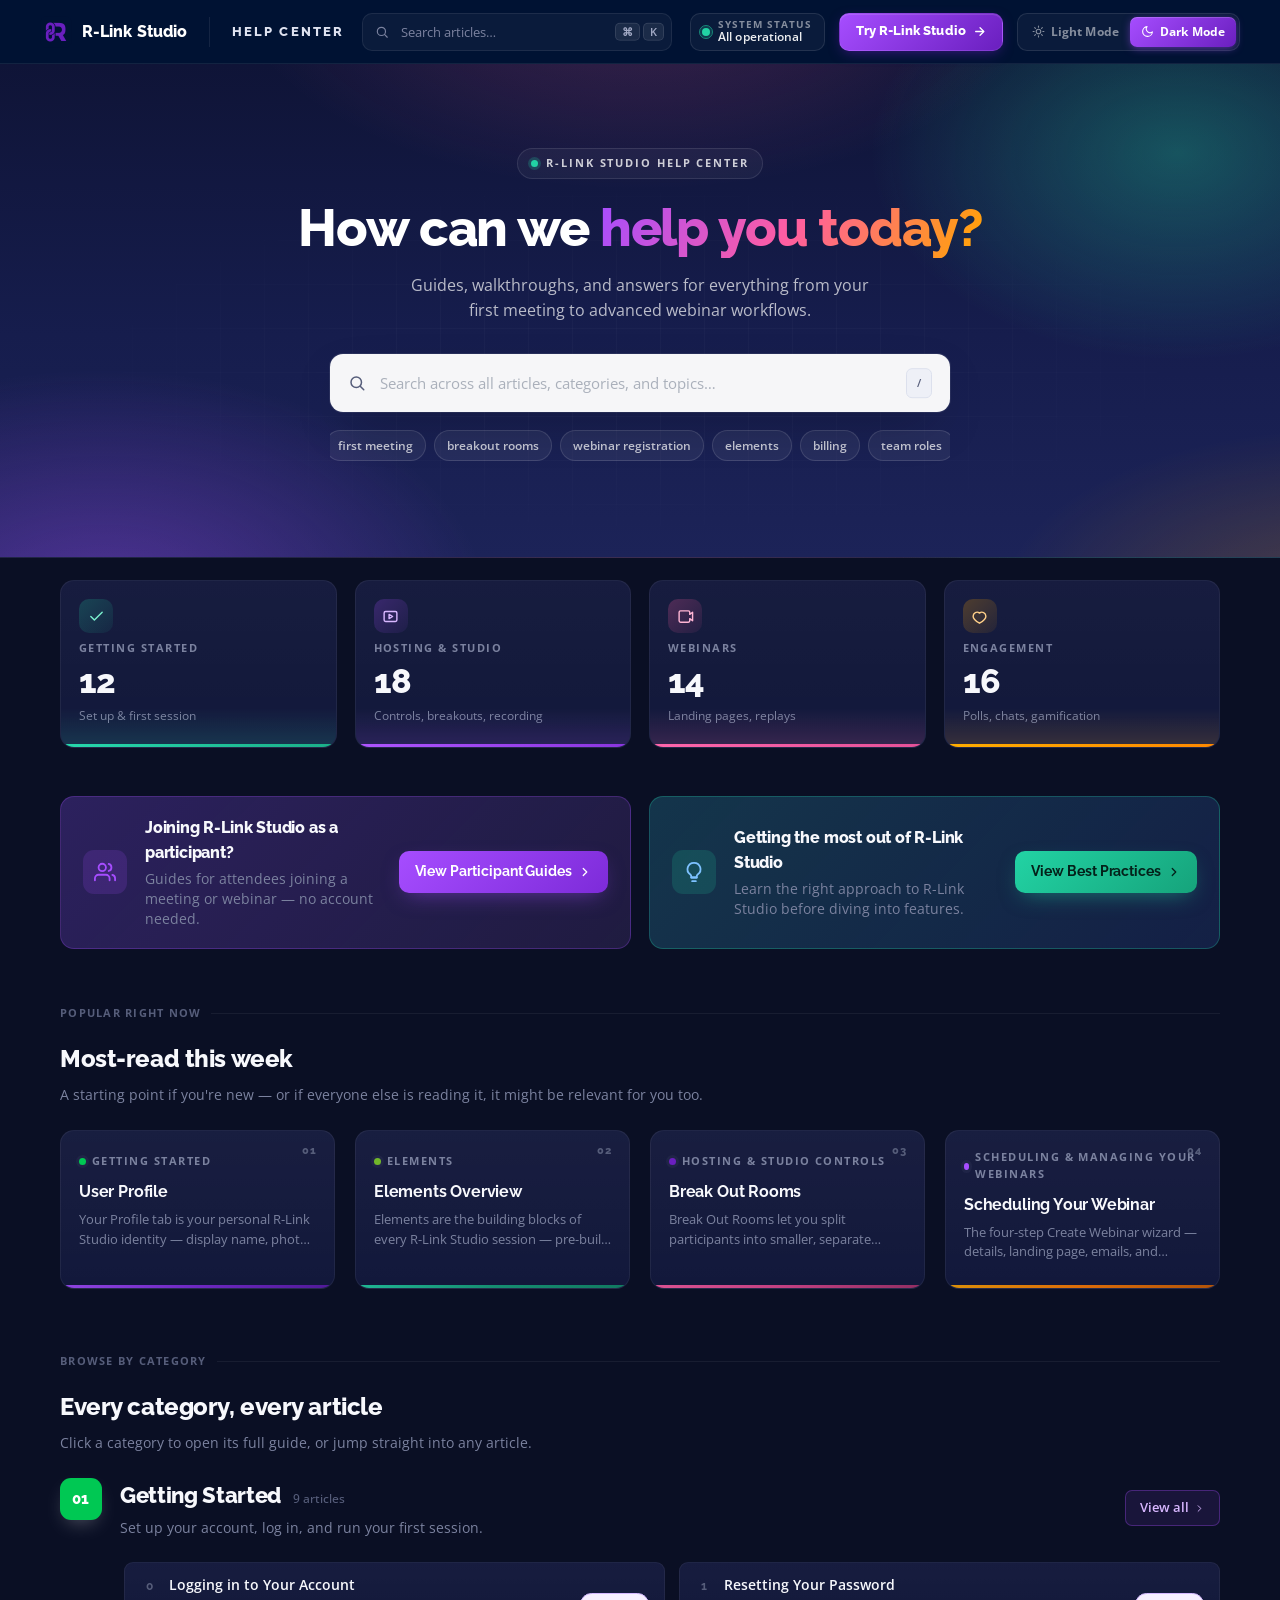
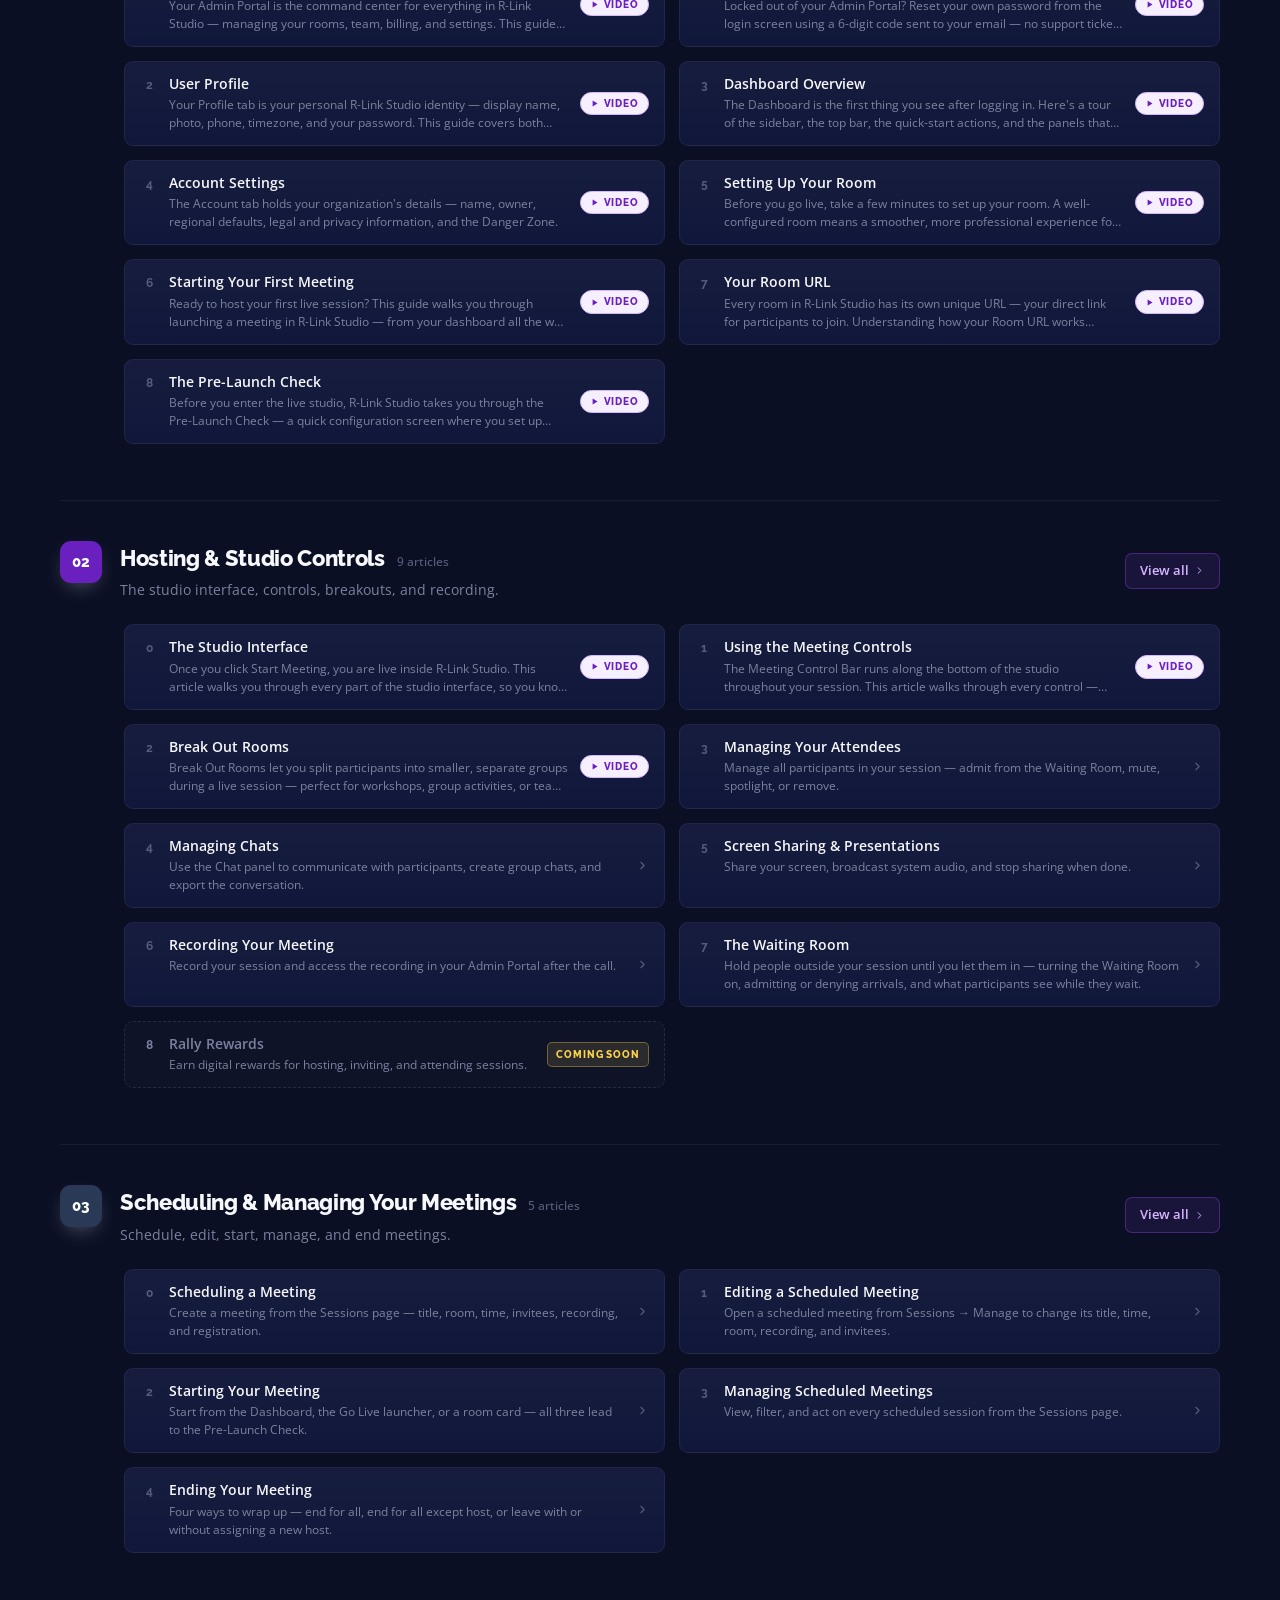
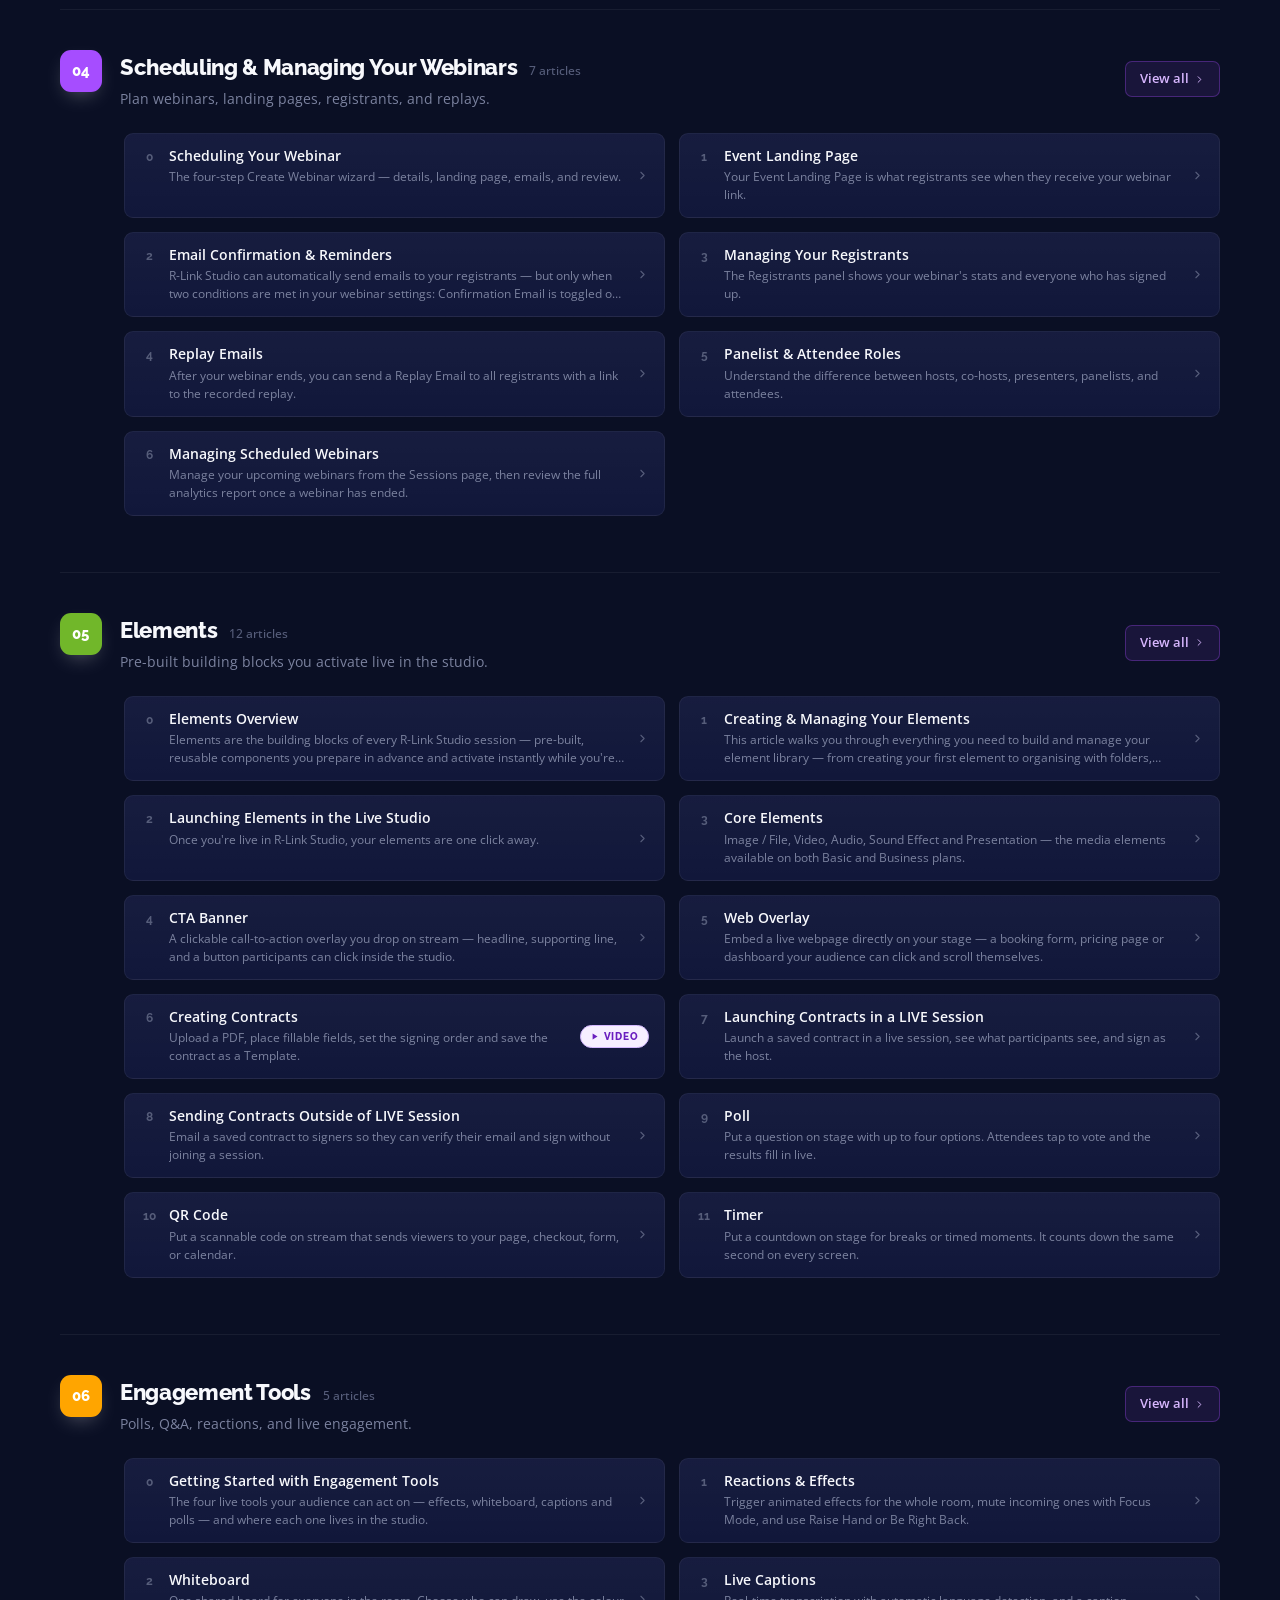
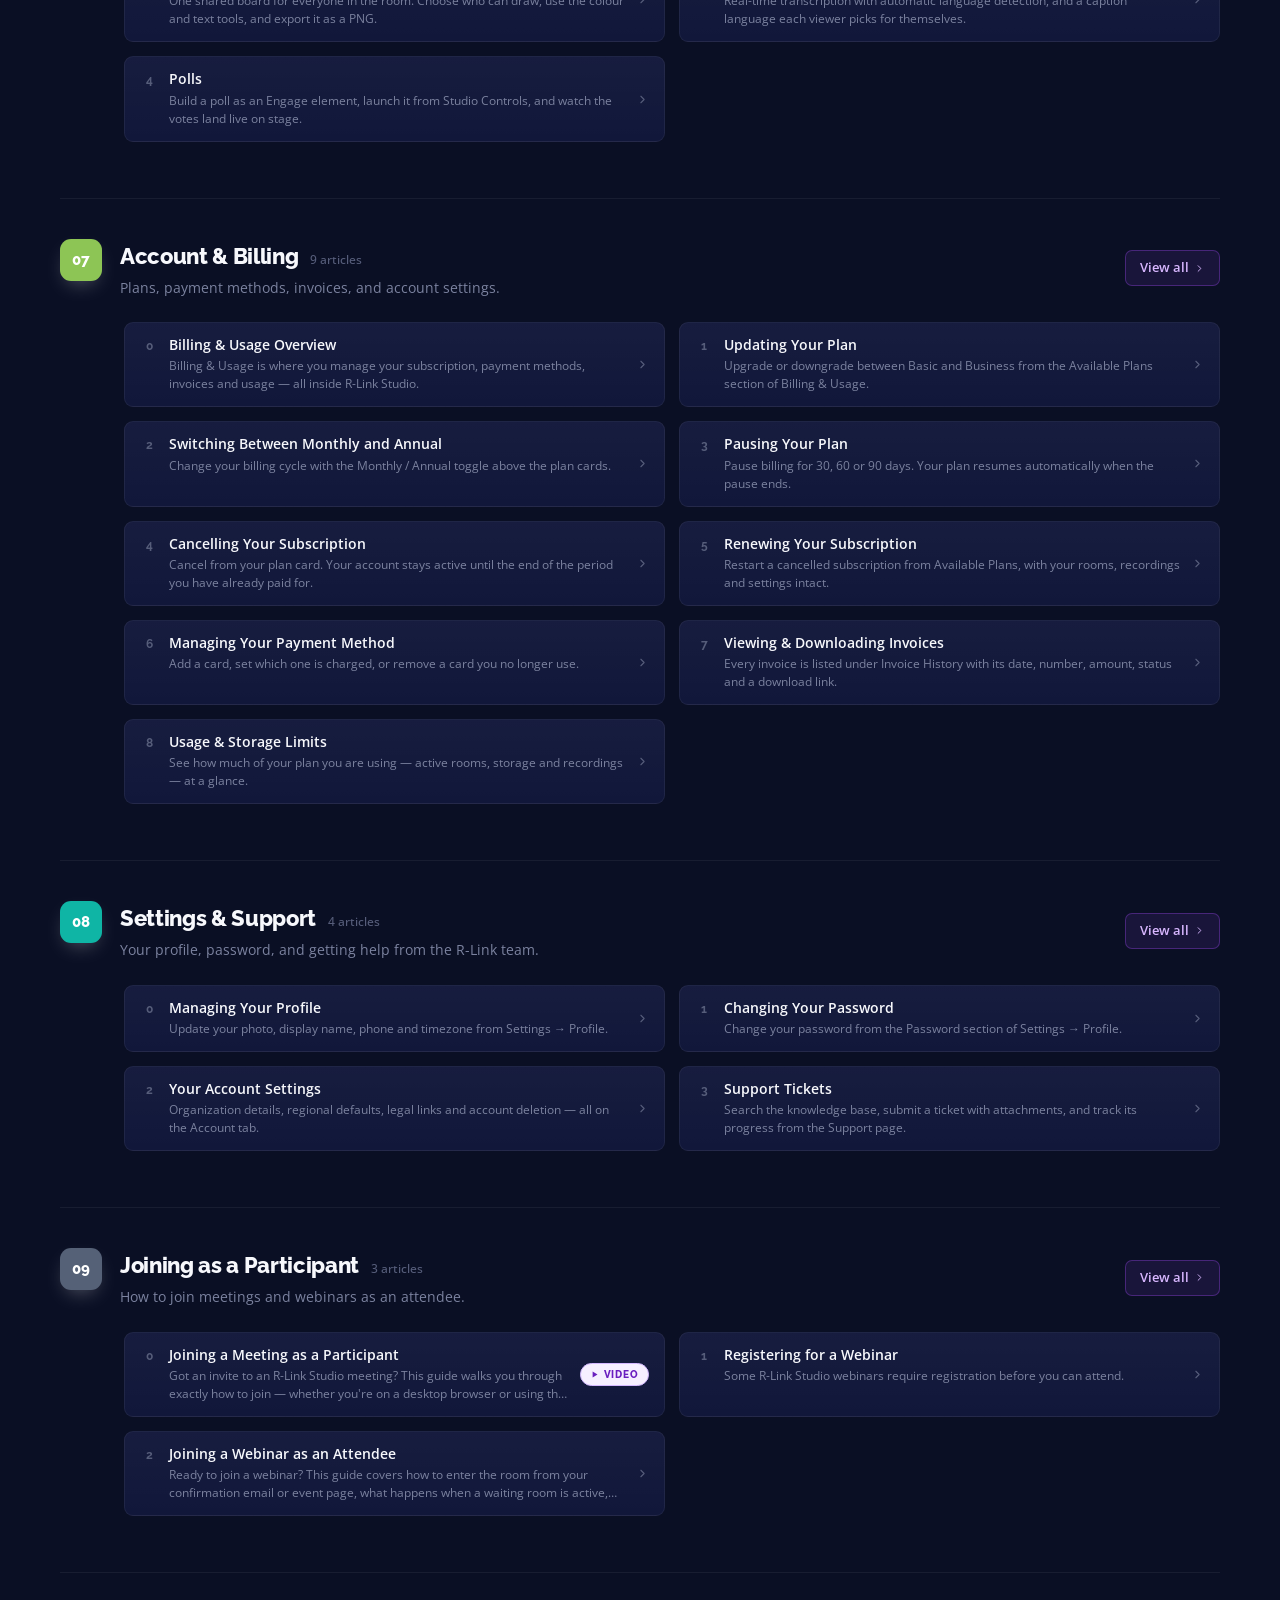
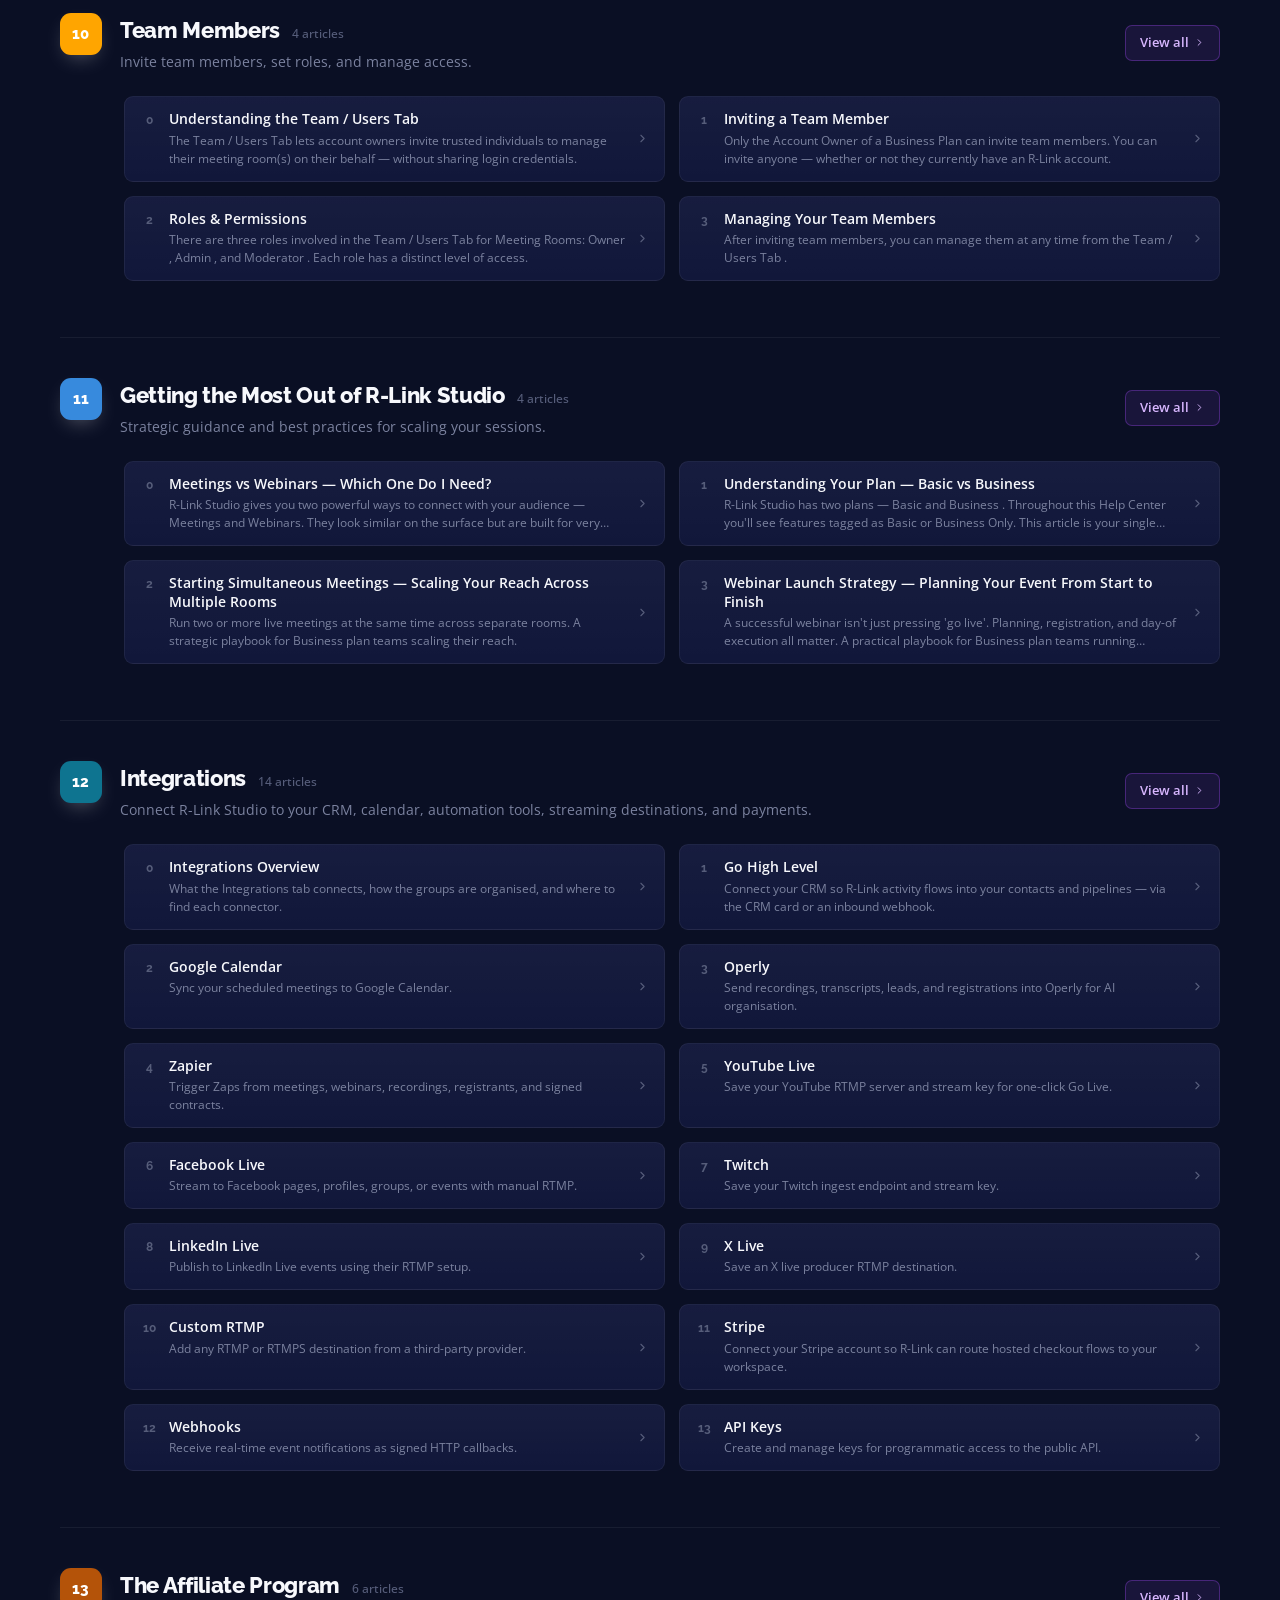
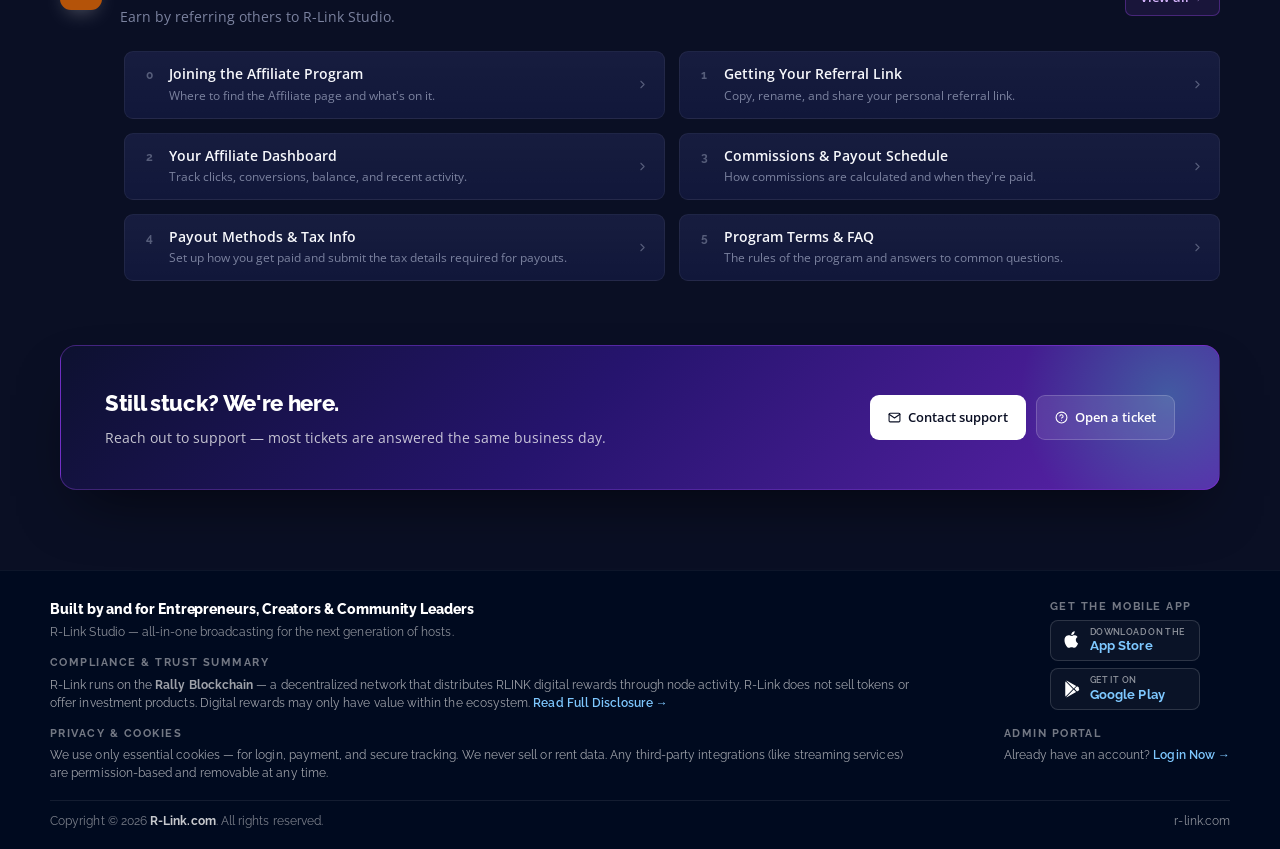
<file: index.html>
<!DOCTYPE html>
<html lang="en" data-theme="dark">
<head>
<meta charset="UTF-8"/>
<meta name="viewport" content="width=device-width, initial-scale=1.0"/>
<title>R-Link Studio Help Center</title>


<meta name="description" content="Find guides, tutorials, and answers for R-Link Studio — the all-in-one platform for meetings and webinars."/>
<link rel="preconnect" href="https://fonts.googleapis.com"/>
<link rel="preconnect" href="https://fonts.gstatic.com" crossorigin/>
<link href="https://fonts.googleapis.com/css2?family=Raleway:wght@400;500;600;700;800;900&family=Open+Sans:wght@400;500;600;700;800&family=Lora:ital,wght@0,400;0,600;1,400&display=swap" rel="stylesheet"/>
<script>
// Apply theme before paint to avoid flash (dark by default — matches R-Link Studio)
(function(){
  try { var t = localStorage.getItem('hc-theme'); if (t === 'light') document.documentElement.setAttribute('data-theme','light'); } catch(e){}
})();
</script>
<style>
/* ============================================================
   THEME TOKENS — light + dark
   ============================================================ */
:root{
  --bg:#ffffff; --bg-soft:#f9fafb; --bg-soft2:#f3f4f6;
  --nav-bg:#001233;
  --bd:#d5d8dd; --bd-soft:#eef0f3; --bd-strong:#aab0bb;
  --t-1:#001233; --t-2:#2a3955; --t-3:#556177; --t-4:#808999; --t-5:#aab0bb; --t-6:#d5d8dd;
  --pu:#6a1fbf; --pu-bg:#f6efff; --pu-bd:#d4b8ff;
  --shadow-sm:0 1px 2px rgba(0,0,0,.05);
  --shadow-md:0 4px 12px -2px rgba(0,0,0,.06);
  --shadow-lg:0 24px 60px -10px rgba(0,0,0,.45);
  --hl:#ffe6b8;
  --NH:50px;
}
:root[data-theme="dark"]{
  --bg:#001233; --bg-soft:#11142e; --bg-soft2:#181c3a;
  --nav-bg:#000a1f;
  --bd:#222654; --bd-soft:#181c3a; --bd-strong:#2e3372;
  --t-1:#f9fafb; --t-2:#e5e7eb; --t-3:#d1d5db; --t-4:#9ca3af; --t-5:#6b7280; --t-6:#4b5563;
  --pu:#a64dff; --pu-bg:#1a0a33; --pu-bd:#3d1f70;
  --shadow-sm:0 1px 2px rgba(0,0,0,.4);
  --shadow-md:0 4px 12px -2px rgba(0,0,0,.4);
  --shadow-lg:0 24px 60px -10px rgba(0,0,0,.7);
  --hl:#4a2e00;
}
*,*::before,*::after{box-sizing:border-box;margin:0;padding:0}
html{scroll-behavior:smooth}
body{font-family:'Open Sans',sans-serif;background:var(--bg);color:var(--t-2);line-height:1.6;font-size:14px;-webkit-font-smoothing:antialiased;transition:background .2s,color .2s}

/* NAV ============================================================ */
.nav{position:sticky;top:0;z-index:200;height:var(--NH);background:var(--nav-bg);display:flex;align-items:center;padding:0 20px;border-bottom:1px solid rgba(255,255,255,.07)}
.n-logo{display:flex;align-items:center;gap:9px;text-decoration:none;flex-shrink:0;margin-right:16px;color:#fff;font-family:'Raleway',sans-serif;font-weight:800;font-size:15px;letter-spacing:.01em}
.n-logo-img{height:26px;width:auto;display:block}
.n-logo-mark{width:24px;height:24px;border-radius:6px;background:linear-gradient(135deg,#a64dff,#ffa500);display:flex;align-items:center;justify-content:center;color:#fff;font-size:12px;font-weight:800}
.n-pipe{color:rgba(255,255,255,.2);margin:0 4px;font-size:13px}
.n-bc{display:flex;align-items:center;gap:5px;font-size:12.5px;color:rgba(255,255,255,.4);min-width:0}
.n-bc a{color:rgba(255,255,255,.55);text-decoration:none;transition:color .15s;white-space:nowrap}
.n-bc a:hover{color:#fff}
.n-bc-cur{color:rgba(255,255,255,.85);font-weight:500;white-space:nowrap;overflow:hidden;text-overflow:ellipsis}
.n-bc .sep{color:rgba(255,255,255,.25)}
.n-sp{flex:1}
.n-search-mini{position:relative;width:280px;max-width:32vw}
.n-search-mini input{width:100%;height:32px;background:rgba(255,255,255,.08);border:1px solid rgba(255,255,255,.12);border-radius:8px;padding:0 28px 0 32px;color:#fff;font-size:12.5px;font-family:inherit;outline:none;transition:all .15s}
.n-search-mini input::placeholder{color:rgba(255,255,255,.45)}
.n-search-mini input:focus{background:rgba(255,255,255,.14);border-color:rgba(255,255,255,.25)}
.n-search-mini svg{position:absolute;left:10px;top:50%;transform:translateY(-50%);width:13px;height:13px;stroke:rgba(255,255,255,.5);fill:none;stroke-width:2;stroke-linecap:round;stroke-linejoin:round;pointer-events:none}
.n-kbd{position:absolute;right:8px;top:50%;transform:translateY(-50%);font-size:10px;font-weight:600;color:rgba(255,255,255,.4);background:rgba(255,255,255,.08);border:1px solid rgba(255,255,255,.12);border-radius:4px;padding:2px 5px;font-family:'Open Sans',monospace;pointer-events:none}
.n-theme{margin-left:12px;flex-shrink:0;background:transparent;border:1px solid rgba(255,255,255,.14);border-radius:8px;width:32px;height:32px;display:flex;align-items:center;justify-content:center;cursor:pointer;color:rgba(255,255,255,.7);transition:all .15s}
.n-theme:hover{background:rgba(255,255,255,.08);color:#fff;border-color:rgba(255,255,255,.25)}
.n-theme svg{width:14px;height:14px;fill:none;stroke:currentColor;stroke-width:2;stroke-linecap:round;stroke-linejoin:round}
:root[data-theme="dark"] .n-theme .icon-sun{display:block}
:root[data-theme="dark"] .n-theme .icon-moon{display:none}
:root[data-theme="light"] .n-theme .icon-sun{display:none}
:root[data-theme="light"] .n-theme .icon-moon{display:block}

/* HUB VIEW ======================================================== */
#hub-view[hidden],#cat-view[hidden]{display:none !important}

.hero{position:relative;background:linear-gradient(180deg,#001233 0%,#1a2547 60%,#2a3955 100%);color:#fff;padding:80px 24px 110px}
.hero-mosaic{position:absolute;inset:0;opacity:.32;pointer-events:none;overflow:hidden}
.hero-mosaic .blob{position:absolute;border-radius:50%;filter:blur(60px)}
.hero-mosaic .b1{width:380px;height:380px;background:#6a1fbf;left:-80px;top:-80px}
.hero-mosaic .b2{width:340px;height:340px;background:#ffa500;right:5%;top:20%}
.hero-mosaic .b3{width:300px;height:300px;background:#556177;left:35%;bottom:-100px}
.hero-mosaic .b4{width:260px;height:260px;background:#00c853;right:25%;bottom:-60px;opacity:.7}
.hero-grid{position:absolute;inset:0;background-image:linear-gradient(rgba(255,255,255,.04) 1px,transparent 1px),linear-gradient(90deg,rgba(255,255,255,.04) 1px,transparent 1px);background-size:40px 40px;mask-image:radial-gradient(ellipse 60% 50% at 50% 60%,#000 30%,transparent 80%);-webkit-mask-image:radial-gradient(ellipse 60% 50% at 50% 60%,#000 30%,transparent 80%)}
.hero-inner{position:relative;max-width:920px;margin:0 auto;text-align:center}
.hero-eyebrow{display:inline-flex;align-items:center;gap:8px;font-size:11px;font-weight:700;letter-spacing:.14em;text-transform:uppercase;color:rgba(255,255,255,.6);margin-bottom:18px;padding:5px 14px;border-radius:100px;background:rgba(255,255,255,.06);border:1px solid rgba(255,255,255,.12)}
.hero-eyebrow-dot{width:6px;height:6px;border-radius:50%;background:#00c853;box-shadow:0 0 0 3px rgba(34,197,94,.25)}
.hero h1{font-family:'Raleway',sans-serif;font-weight:800;font-size:clamp(38px,6vw,64px);line-height:1.04;letter-spacing:-.025em;color:#fff;margin-bottom:18px}
.hero h1 .accent{background:linear-gradient(135deg,#a64dff 0%,#ffa500 60%,#ffb733 100%);-webkit-background-clip:text;background-clip:text;-webkit-text-fill-color:transparent}
.hero p.sub{font-size:17px;line-height:1.55;color:rgba(255,255,255,.7);max-width:600px;margin:0 auto 36px;font-weight:400}

.search-wrap{position:relative;max-width:640px;margin:0 auto}
.search-pill{position:relative;display:flex;align-items:center;background:#fff;border-radius:14px;box-shadow:0 20px 60px -10px rgba(0,0,0,.4),0 0 0 1px rgba(255,255,255,.08)}
.search-pill svg.s-ico{position:absolute;left:20px;width:20px;height:20px;stroke:#808999;fill:none;stroke-width:2;stroke-linecap:round;stroke-linejoin:round;pointer-events:none}
.search-pill input{flex:1;height:64px;padding:0 110px 0 56px;border:none;background:transparent;font-size:16.5px;font-family:inherit;color:#001233;outline:none;border-radius:14px}
.search-pill input::placeholder{color:#aab0bb}
.search-pill .s-kbd{position:absolute;right:18px;top:50%;transform:translateY(-50%);display:flex;align-items:center;gap:5px;font-size:11px;font-weight:600;color:#556177;background:#f3f4f6;border:1px solid #e5e7eb;border-radius:6px;padding:5px 10px;pointer-events:none}
.search-chips{display:flex;flex-wrap:wrap;justify-content:center;gap:8px;margin-top:18px}
.search-chip{font-size:12.5px;font-weight:500;color:rgba(255,255,255,.7);background:rgba(255,255,255,.08);border:1px solid rgba(255,255,255,.14);padding:5px 12px;border-radius:100px;cursor:pointer;transition:all .15s;font-family:inherit}
.search-chip:hover{background:rgba(255,255,255,.14);color:#fff;border-color:rgba(255,255,255,.25)}

/* SEARCH DROPDOWN (used in both hub and category views) */
.search-dd{position:absolute;background:var(--bg);color:var(--t-2);border:1px solid var(--bd);border-radius:12px;box-shadow:var(--shadow-lg);max-height:480px;overflow-y:auto;z-index:300;display:none}
.search-dd.open{display:block}
.search-dd-empty{padding:32px 24px;text-align:center;color:var(--t-5);font-size:13.5px}
.search-dd-section{padding:8px 0}
.search-dd-label{font-size:10px;font-weight:700;letter-spacing:.1em;text-transform:uppercase;color:var(--t-5);padding:10px 20px 6px}
.search-dd-item{display:flex;align-items:flex-start;gap:12px;padding:10px 20px;text-decoration:none;color:var(--t-2);transition:background .12s;cursor:pointer;border:none;background:none;width:100%;text-align:left;font-family:inherit}
.search-dd-item:hover,.search-dd-item.active{background:var(--bg-soft)}
.search-dd-cdot{width:8px;height:8px;border-radius:50%;flex-shrink:0;margin-top:6px}
.search-dd-body{flex:1;min-width:0}
.search-dd-title{font-size:13.5px;font-weight:600;color:var(--t-1);margin-bottom:2px;white-space:nowrap;overflow:hidden;text-overflow:ellipsis}
.search-dd-meta{font-size:11.5px;color:var(--t-4);display:flex;align-items:center;gap:6px;white-space:nowrap;overflow:hidden;text-overflow:ellipsis}
.search-dd-meta .sep{opacity:.5}
.search-dd-snippet{font-size:11.5px;color:var(--t-4);margin-top:3px;line-height:1.45;display:-webkit-box;-webkit-line-clamp:2;-webkit-box-orient:vertical;overflow:hidden}
.search-dd-arrow{stroke:var(--t-6);width:14px;height:14px;flex-shrink:0;align-self:center;fill:none;stroke-width:2;stroke-linecap:round;stroke-linejoin:round;transition:stroke .12s,transform .12s}
.search-dd-item:hover .search-dd-arrow{stroke:var(--pu);transform:translateX(2px)}
.search-dd-foot{padding:10px 20px;border-top:1px solid var(--bd-soft);font-size:11.5px;color:var(--t-4);background:var(--bg-soft);border-radius:0 0 12px 12px;display:flex;justify-content:space-between;align-items:center}
.search-dd-foot kbd{font-size:10px;font-weight:600;color:var(--t-3);background:var(--bg);border:1px solid var(--bd);border-radius:4px;padding:2px 6px;margin:0 2px}
.search-dd mark{background:var(--hl);color:inherit;padding:0 2px;border-radius:2px}
:root[data-theme="dark"] .search-dd mark{color:#ffa500}

/* HUB CONTENT */
.wrap{max-width:1180px;margin:0 auto;padding:60px 24px 80px}
.section-label{font-size:10.5px;font-weight:700;letter-spacing:.12em;text-transform:uppercase;color:var(--t-5);margin-bottom:18px;display:flex;align-items:center;gap:10px}
.section-label::after{content:'';flex:1;height:1px;background:var(--bd-soft)}
.section-h{font-family:'Raleway',sans-serif;font-weight:800;font-size:26px;color:var(--t-1);letter-spacing:-.018em;margin-bottom:6px}
.section-sub{font-size:14px;color:var(--t-4);margin-bottom:24px}

.popular-grid{display:grid;grid-template-columns:repeat(4,1fr);gap:14px;margin-bottom:64px}
.pop-card{display:block;text-decoration:none;color:inherit;background:var(--bg);border:1px solid var(--bd);border-radius:11px;padding:18px;transition:all .15s;position:relative;overflow:hidden}
.pop-card:hover{border-color:var(--bd-strong);transform:translateY(-2px);box-shadow:var(--shadow-md)}
.pop-card .pop-cat{display:inline-flex;align-items:center;gap:6px;font-size:11px;font-weight:600;color:var(--t-4);margin-bottom:10px}
.pop-card .pop-cat-dot{width:7px;height:7px;border-radius:50%}
.pop-card h4{font-family:'Raleway',sans-serif;font-weight:700;font-size:14.5px;color:var(--t-1);line-height:1.35;margin-bottom:6px;letter-spacing:-.01em}
.pop-card p{font-size:12.5px;color:var(--t-4);line-height:1.55;display:-webkit-box;-webkit-line-clamp:2;-webkit-box-orient:vertical;overflow:hidden}
.pop-card .pop-rank{position:absolute;top:14px;right:14px;font-family:'Raleway',sans-serif;font-weight:800;font-size:30px;color:var(--bd-soft);line-height:1;letter-spacing:-.04em}

.cat-section{margin-top:64px}
.cat-block{margin-bottom:48px;border-top:1px solid var(--bd-soft);padding-top:32px}
.cat-block:first-of-type{border-top:none;padding-top:0}
.cat-head{display:flex;align-items:flex-start;gap:18px;margin-bottom:20px}
.cat-num{width:42px;height:42px;border-radius:11px;flex-shrink:0;display:flex;align-items:center;justify-content:center;font-family:'Raleway',sans-serif;font-weight:800;font-size:15px;color:#fff;letter-spacing:.02em}
.cat-head-body{flex:1;min-width:0}
.cat-head-row{display:flex;align-items:baseline;gap:12px;flex-wrap:wrap;margin-bottom:4px}
.cat-name{font-family:'Raleway',sans-serif;font-weight:800;font-size:22px;color:var(--t-1);letter-spacing:-.015em}
.cat-count{font-size:12px;color:var(--t-5);font-weight:500}
.cat-soon-pill{font-size:9.5px;font-weight:700;letter-spacing:.08em;text-transform:uppercase;color:var(--t-4);background:var(--bg-soft2);border-radius:100px;padding:3px 10px}
.cat-blurb{font-size:13.5px;color:var(--t-4);line-height:1.5}
.cat-cta{margin-left:auto;flex-shrink:0;align-self:center;display:inline-flex;align-items:center;gap:5px;font-size:12.5px;font-weight:600;color:var(--pu);text-decoration:none;padding:7px 14px;border:1px solid var(--pu-bd);border-radius:7px;background:var(--bg);transition:all .15s;white-space:nowrap;cursor:pointer;font-family:inherit}
.cat-cta:hover{background:var(--pu-bg)}
.cat-cta svg{width:11px;height:11px;stroke:currentColor;fill:none;stroke-width:2;stroke-linecap:round;stroke-linejoin:round}

.art-grid{display:grid;grid-template-columns:repeat(2,1fr);gap:10px;margin-left:60px}
.art-card{display:flex;align-items:flex-start;gap:11px;padding:13px 15px;text-decoration:none;color:inherit;border:1px solid var(--bd);border-radius:9px;background:var(--bg);transition:all .12s;cursor:pointer;font-family:inherit;text-align:left;width:100%}
.art-card:hover{border-color:var(--bd-strong);background:var(--bg-soft)}
.art-letter{font-family:'Raleway',sans-serif;font-weight:700;font-size:12px;color:var(--t-5);width:18px;flex-shrink:0;text-align:center;margin-top:1px;text-transform:uppercase}
.art-body{flex:1;min-width:0}
.art-title{font-size:13.5px;font-weight:600;color:var(--t-1);line-height:1.35;margin-bottom:3px}
.art-blurb{font-size:12px;color:var(--t-4);line-height:1.5;display:-webkit-box;-webkit-line-clamp:2;-webkit-box-orient:vertical;overflow:hidden}
.art-arrow{stroke:var(--t-6);width:13px;height:13px;flex-shrink:0;align-self:center;fill:none;stroke-width:2;stroke-linecap:round;stroke-linejoin:round;transition:all .12s}
.art-card:hover .art-arrow{stroke:var(--pu);transform:translateX(2px)}
.art-card.is-soon{cursor:default;border-style:dashed;background:var(--bg-soft)}
.art-card.is-soon:hover{border-color:var(--bd);background:var(--bg-soft)}
.art-card.is-soon .art-title,.art-card.is-soon .art-blurb,.art-card.is-soon .art-letter{color:var(--t-4)}
.cv-art.is-soon{display:flex;align-items:center;gap:9px;cursor:default;opacity:.62}
.cv-art.is-soon .art-soon-badge{font-size:8.5px;letter-spacing:.7px;padding:2px 5px;margin-left:auto}
.cat-updated-pill{display:inline-flex;align-items:center;gap:4px;font-size:10px;font-weight:700;letter-spacing:.04em;text-transform:uppercase;color:#047857;background:#ecfdf5;border:1px solid #a7f3d0;border-radius:100px;padding:3px 9px}
.cat-updated-pill svg{width:10px;height:10px;fill:none;stroke:currentColor;stroke-width:3.4;stroke-linecap:round;stroke-linejoin:round}
.art-video-badge{flex-shrink:0;align-self:center;display:inline-flex;align-items:center;gap:5px;font-family:'Raleway',sans-serif;font-weight:800;font-size:9.5px;letter-spacing:.9px;text-transform:uppercase;color:#6a1fbf;background:#f6efff;border:1px solid #d4b8ff;border-radius:100px;padding:3px 9px}.art-video-badge svg{width:9px;height:9px;fill:currentColor}
.art-updated-badge{flex-shrink:0;align-self:center;display:inline-flex;align-items:center;gap:4px;font-family:'Raleway',sans-serif;font-weight:800;font-size:9.5px;letter-spacing:.9px;text-transform:uppercase;color:#047857;background:#ecfdf5;border:1px solid #a7f3d0;border-radius:100px;padding:3px 8px}
.art-updated-badge svg{width:9px;height:9px;fill:none;stroke:currentColor;stroke-width:3.6;stroke-linecap:round;stroke-linejoin:round}
.art-soon-badge{flex-shrink:0;align-self:center;font-family:'Raleway',sans-serif;font-weight:800;font-size:9.5px;letter-spacing:.9px;text-transform:uppercase;color:#b45309;background:#fef3c7;border:1px solid #fcd34d;border-radius:5px;padding:4px 8px;white-space:nowrap}

.cat-soon-card{margin-left:60px;padding:18px 20px;border:1px dashed var(--bd);border-radius:10px;background:var(--bg-soft);font-size:13px;color:var(--t-4);display:flex;align-items:center;gap:10px}
.cat-soon-card svg{width:15px;height:15px;stroke:var(--t-5);fill:none;stroke-width:2;stroke-linecap:round;stroke-linejoin:round;flex-shrink:0}

.support{margin-top:80px;background:linear-gradient(135deg,#001233 0%,#2a3955 50%,#6a1fbf 100%);border-radius:16px;padding:40px 44px;color:#fff;display:grid;grid-template-columns:1fr auto;gap:32px;align-items:center;position:relative;overflow:hidden}
.support::before{content:'';position:absolute;right:-100px;top:-100px;width:300px;height:300px;background:radial-gradient(circle,rgba(255,165,0,.35),transparent 70%);pointer-events:none}
.support-body{position:relative}
.support h3{font-family:'Raleway',sans-serif;font-weight:800;font-size:22px;color:#fff;margin-bottom:6px;letter-spacing:-.015em}
.support p{font-size:14px;color:rgba(255,255,255,.75);line-height:1.55}
.support-actions{display:flex;gap:10px;position:relative}
.support-btn{display:inline-flex;align-items:center;gap:7px;padding:11px 18px;border-radius:9px;font-size:13px;font-weight:600;text-decoration:none;transition:all .15s}
.support-btn.primary{background:#fff;color:#001233}
.support-btn.primary:hover{background:rgba(255,255,255,.92);transform:translateY(-1px)}
.support-btn.ghost{background:rgba(255,255,255,.1);color:#fff;border:1px solid rgba(255,255,255,.18)}
.support-btn.ghost:hover{background:rgba(255,255,255,.18)}
.support-btn svg{width:13px;height:13px;stroke:currentColor;fill:none;stroke-width:2;stroke-linecap:round;stroke-linejoin:round}

/* GLOBAL FOOTER =================================================== */
.hc-global-foot{background:#001233;color:rgba(255,255,255,.62);font-family:'Raleway',sans-serif;font-size:12.5px;line-height:1.5;letter-spacing:.005em;padding:28px 32px 18px;border-top:1px solid rgba(255,255,255,.05)}
:root[data-theme="dark"] .hc-global-foot{background:#000a1f}
.hc-foot-inner{max-width:1180px;margin:0 auto;display:grid;grid-template-columns:minmax(0,1fr) auto;grid-template-areas:'tag apps' 'comp apps' 'priv admin';column-gap:80px;row-gap:14px;align-items:start}
.hc-foot-apps-area,.hc-foot-admin{justify-self:end;text-align:left;min-width:180px}
.hc-foot-tag-area{grid-area:tag}
.hc-foot-comp{grid-area:comp;margin-bottom:0}
.hc-foot-priv{grid-area:priv;margin-bottom:0}
.hc-foot-apps-area{grid-area:apps;margin-bottom:0}
.hc-foot-admin{grid-area:admin;margin-bottom:0}
.hc-foot-tag{font-family:'Raleway',sans-serif;font-weight:800;color:#fff;font-size:14px;letter-spacing:-.005em;margin-bottom:3px}
.hc-foot-sub{color:rgba(255,255,255,.55);font-size:12px;margin-bottom:0}
.hc-foot-block{margin-bottom:0}
.hc-foot-block h4{font-family:'Raleway',sans-serif;font-weight:700;font-size:10.5px;letter-spacing:.14em;text-transform:uppercase;color:rgba(255,255,255,.45);margin:0 0 5px}
.hc-foot-block p{margin:0;color:rgba(255,255,255,.62);font-size:12px;line-height:1.5}
.hc-foot-block a{color:#7ec8ff;text-decoration:none;font-weight:600}
.hc-foot-block a:hover{text-decoration:underline}
.hc-foot-apps{display:flex;flex-direction:column;gap:10px}
.hc-foot-apps-row{display:flex;flex-direction:column;gap:7px;align-items:flex-start}
.hc-app-btn{display:inline-flex;align-items:center;gap:9px;padding:7px 12px;border:1px solid rgba(255,255,255,.14);border-radius:8px;background:rgba(255,255,255,.04);color:#fff;text-decoration:none;transition:all .15s;min-width:150px}
.hc-app-btn:hover{border-color:rgba(255,255,255,.3);background:rgba(255,255,255,.07);transform:translateY(-1px)}
.hc-app-btn svg{width:18px;height:18px;flex-shrink:0;fill:#fff}
.hc-app-btn .hc-app-l{display:block;font-size:9px;color:rgba(255,255,255,.55);font-weight:600;letter-spacing:.04em;text-transform:uppercase;line-height:1.1}
.hc-app-btn .hc-app-n{display:block;font-size:12.5px;font-weight:700;line-height:1.1;margin-top:2px}
.hc-foot-login{display:inline-flex;align-items:center;gap:8px;padding:11px 16px;background:linear-gradient(135deg,#6a1fbf,#a64dff);color:#fff;border-radius:10px;text-decoration:none;font-weight:700;font-size:13px;letter-spacing:.01em;margin-top:4px}
.hc-foot-login:hover{filter:brightness(1.1)}
.hc-foot-login svg{width:14px;height:14px;stroke:currentColor;fill:none;stroke-width:2;stroke-linecap:round;stroke-linejoin:round}
.hc-foot-bottom{max-width:1180px;margin:18px auto 0;padding-top:12px;border-top:1px solid rgba(255,255,255,.08);display:flex;justify-content:space-between;align-items:center;gap:16px;flex-wrap:wrap;font-size:11.5px;color:rgba(255,255,255,.48)}
.hc-foot-bottom .hc-foot-tag-line{color:rgba(255,255,255,.55)}
@media(max-width:780px){
  .hc-foot-inner{grid-template-columns:1fr;grid-template-areas:'tag' 'comp' 'priv' 'apps' 'admin';gap:20px}
  .hc-foot-bottom{flex-direction:column;text-align:center}
}

/* CATEGORY VIEW =================================================== */
.cv-layout{display:grid;grid-template-columns:240px 1fr 220px;gap:0;max-width:1320px;margin:0 auto;min-height:calc(100vh - var(--NH))}
.cv-sl{border-right:1px solid var(--bd-soft);padding:24px 10px 24px 14px;background:var(--bg-soft);overflow-y:auto;position:sticky;top:var(--NH);height:calc(100vh - var(--NH));scrollbar-width:none}
.cv-sl::-webkit-scrollbar{display:none}
.cv-hlabel{font-family:'Raleway',sans-serif;font-weight:800;font-size:14px;color:var(--t-1);letter-spacing:-.01em;margin-bottom:12px;padding:0 6px}
.cv-cat-color{display:inline-block;width:8px;height:8px;border-radius:50%;margin-right:8px;vertical-align:middle}
.cv-arts{display:flex;flex-direction:column;gap:1px;margin-bottom:20px}
.cv-art{display:flex;align-items:flex-start;gap:9px;padding:9px 10px;border-radius:7px;background:none;border:none;font-family:inherit;font-size:12.5px;color:var(--t-3);text-align:left;cursor:pointer;transition:all .12s;line-height:1.4;font-weight:500}
.cv-art:hover{background:var(--bg-soft2);color:var(--t-1)}
.cv-art.active{background:var(--pu-bg);color:var(--pu);font-weight:600}
.cv-art-l{flex-shrink:0;width:18px;font-family:'Raleway',sans-serif;font-weight:700;font-size:11px;color:var(--t-5);text-align:center;margin-top:1px;text-transform:uppercase}
.cv-art.active .cv-art-l{color:var(--pu)}
.cv-art-t{flex:1;min-width:0}
.cv-div{height:1px;background:var(--bd-soft);margin:12px 6px}
.cv-clabel{font-size:10px;font-weight:700;letter-spacing:.1em;text-transform:uppercase;color:var(--t-5);padding:0 10px;margin-bottom:8px}
.cv-cats{display:flex;flex-direction:column;gap:1px}
.cv-cat{display:flex;align-items:center;gap:9px;padding:7px 10px;border-radius:7px;background:none;border:none;font-family:inherit;font-size:12.5px;color:var(--t-3);text-align:left;cursor:pointer;transition:all .12s;text-decoration:none}
.cv-cat:hover{background:var(--bg-soft2);color:var(--t-1)}
.cv-cat.active-cat{background:var(--bg-soft2);color:var(--t-1);font-weight:600}
.cv-dot{width:8px;height:8px;border-radius:50%;flex-shrink:0}

.cv-main{padding:48px 0 80px;min-width:0;width:100%}
.cv-main > .cv-body,.cv-main > .cv-art-nav,.cv-main > .helpful,.cv-main > .art-divider{max-width:820px;margin-left:auto;margin-right:auto;padding-left:28px;padding-right:28px;box-sizing:border-box}
.cv-eyebrow{display:flex;align-items:center;gap:8px;font-size:11px;font-weight:700;letter-spacing:.1em;text-transform:uppercase;color:var(--t-4);margin-bottom:14px}
.cv-eyebrow .dot{width:6px;height:6px;border-radius:50%}
.cv-h1{font-family:'Raleway',sans-serif;font-weight:800;font-size:36px;color:var(--t-1);line-height:1.12;letter-spacing:-.02em;margin-bottom:14px}
.cv-blurb{font-size:16px;color:var(--t-3);line-height:1.55;margin-bottom:32px;font-weight:400}

/* Article body — unified styles */
.cv-body{font-size:15px;line-height:1.7;color:var(--t-2)}
.cv-body h1, .cv-body h2{font-family:'Raleway',sans-serif;font-weight:800;color:var(--t-1);letter-spacing:-.018em;line-height:1.2;margin:36px 0 14px;scroll-margin-top:80px}
.cv-body h1{font-size:28px}
.cv-body h2{font-size:22px}
.cv-body h3{font-family:'Raleway',sans-serif;font-weight:700;font-size:17px;color:var(--t-1);letter-spacing:-.012em;line-height:1.3;margin:28px 0 10px;scroll-margin-top:80px}
.cv-body h4{font-family:'Open Sans',sans-serif;font-weight:700;font-size:15px;color:var(--t-1);margin:24px 0 8px}
.cv-body p{margin:0 0 16px}
.cv-body ul, .cv-body ol{margin:0 0 18px 22px;padding:0}
.cv-body li{margin-bottom:6px}
.cv-body strong, .cv-body b{font-weight:700;color:var(--t-1)}
.cv-body em, .cv-body i{font-style:italic}
.cv-body a{color:var(--pu);text-decoration:underline;text-underline-offset:2px}
.cv-body a:hover{text-decoration:none}
.cv-body img{max-width:100%;height:auto;border-radius:10px;border:1px solid var(--bd-soft);margin:12px 0;display:block;background:var(--bg-soft)}
.cv-body blockquote{border-left:3px solid var(--pu-bd);padding:8px 16px;margin:16px 0;color:var(--t-3);background:var(--pu-bg);border-radius:0 8px 8px 0}
.cv-body code{font-family:ui-monospace,Menlo,monospace;font-size:.9em;background:var(--bg-soft2);padding:1px 6px;border-radius:4px;color:var(--t-1)}
.cv-body pre{background:var(--bg-soft2);padding:14px 16px;border-radius:8px;overflow-x:auto;margin:16px 0;font-family:ui-monospace,Menlo,monospace;font-size:13px}
.cv-body pre code{background:none;padding:0}
.cv-body table{width:100%;border-collapse:collapse;margin:16px 0;font-size:13.5px}
.cv-body th, .cv-body td{padding:8px 12px;border:1px solid var(--bd);text-align:left}
.cv-body th{background:var(--bg-soft);font-weight:600;color:var(--t-1)}
.cv-body hr{border:none;border-top:1px solid var(--bd-soft);margin:28px 0}
.cv-body video{max-width:100%;border-radius:10px;margin:12px 0}
/* Inline SVGs in article body — constrain to icon size (originals had no sizing attrs) */
.cv-body svg{width:16px;height:16px;vertical-align:middle;flex-shrink:0;display:inline-block}
.cv-body svg[width][height]{width:auto;height:auto;max-width:100%}

.art-img-placeholder{display:flex;flex-direction:column;align-items:center;justify-content:center;gap:8px;height:180px;background:var(--bg-soft);border:1px dashed var(--bd);border-radius:10px;color:var(--t-5);font-size:12px;font-weight:500;margin:16px 0}
.art-img-placeholder svg{width:32px;height:32px;color:var(--t-6)}

/* Article navigation footer */
.cv-art-nav{display:grid;grid-template-columns:1fr 1fr;gap:14px;margin-top:48px;padding-top:32px;border-top:1px solid var(--bd-soft)}
.cv-art-nav a{display:flex;flex-direction:column;gap:4px;text-decoration:none;color:inherit;padding:14px 18px;border:1px solid var(--bd);border-radius:10px;transition:all .12s;background:var(--bg)}
.cv-art-nav a:hover{border-color:var(--bd-strong);background:var(--bg-soft)}
.cv-art-nav .nl{font-size:11px;font-weight:600;color:var(--t-5);letter-spacing:.06em;text-transform:uppercase;display:flex;align-items:center;gap:5px}
.cv-art-nav .nt{font-family:'Raleway',sans-serif;font-weight:700;font-size:14px;color:var(--t-1);line-height:1.35}
.cv-art-nav .next-link{text-align:right}
.cv-art-nav .next-link .nl{justify-content:flex-end}
.cv-art-nav svg{width:11px;height:11px;stroke:currentColor;fill:none;stroke-width:2.5;stroke-linecap:round;stroke-linejoin:round}
.cv-art-nav .placeholder{visibility:hidden}

/* TOC right rail */
.cv-toc{padding:48px 14px 48px 18px;position:sticky;top:var(--NH);align-self:flex-start;max-height:calc(100vh - var(--NH));overflow-y:auto;border-left:1px solid var(--bd-soft);scrollbar-width:none}
.cv-toc::-webkit-scrollbar{display:none}
.cv-toc-h{font-size:10.5px;font-weight:700;letter-spacing:.12em;text-transform:uppercase;color:var(--t-5);margin-bottom:14px}
.cv-toc-list{display:flex;flex-direction:column;gap:1px}
.cv-toc-link{display:block;padding:7px 10px;font-size:12.5px;color:var(--t-4);text-decoration:none;border-left:2px solid transparent;border-radius:0 6px 6px 0;line-height:1.4;cursor:pointer;font-family:inherit;background:none;border-top:none;border-right:none;border-bottom:none;text-align:left;width:100%}
.cv-toc-link.lvl-3{padding-left:22px;font-size:12px}
.cv-toc-link:hover{color:var(--t-2);background:var(--bg-soft)}
.cv-toc-link.active{color:var(--pu);border-left-color:var(--pu);background:var(--pu-bg);font-weight:600}
.cv-toc-empty{font-size:12px;color:var(--t-5);font-style:italic;padding:8px 10px}

/* ARTICLE HERO ==================================================== */
.hc-hero{position:relative;margin:-48px 0 28px;padding:0}
.hc-hero-band{position:absolute;inset:0;pointer-events:none}
.hc-hero-inner{position:relative;padding:36px 28px 28px;max-width:820px;margin:0 auto;box-sizing:border-box}
.hc-h-eyebrow{display:inline-flex;align-items:center;gap:8px;font-size:11px;font-weight:700;letter-spacing:.12em;text-transform:uppercase;color:var(--t-4);margin-bottom:14px;white-space:nowrap}
.hc-h-dot{width:7px;height:7px;border-radius:50%;background:var(--cat-color)}
.hc-h-title{font-family:'Raleway',sans-serif;font-weight:800;font-size:38px;color:var(--t-1);line-height:1.1;letter-spacing:-.022em;margin-bottom:12px;text-wrap:balance}
.hc-h-type-below{font-family:'Raleway',sans-serif;font-weight:800;font-size:11.5px;letter-spacing:.14em;text-transform:uppercase;color:var(--t-3);margin:18px 0 10px;padding:0;background:transparent}
.hc-h-blurb{font-size:16px;color:var(--t-3);line-height:1.55;font-weight:400;margin-bottom:18px;max-width:62ch}
.hc-h-meta{display:flex;flex-wrap:wrap;gap:8px}
.hc-h-chip{display:inline-flex;align-items:center;gap:6px;font-size:11.5px;font-weight:600;color:var(--t-3);background:var(--bg-soft);border:1px solid var(--bd-soft);border-radius:100px;padding:5px 11px;font-family:'Open Sans',sans-serif}
.hc-h-chip svg{width:11px;height:11px;stroke:var(--t-4);fill:none;stroke-width:2;stroke-linecap:round;stroke-linejoin:round;flex-shrink:0}

/* Variant A — Editorial: thin top accent line, refined */
.hc-hero[data-variant="a"] .hc-hero-band{height:3px;background:var(--cat-color);inset:0 0 auto 0}
.hc-hero[data-variant="a"] .hc-hero-inner{padding-top:34px}

/* Variant B — Premium: full tinted band background */
.hc-hero[data-variant="b"]{margin-bottom:36px}
.hc-hero[data-variant="b"] .hc-hero-band{
  background:
    linear-gradient(135deg,color-mix(in oklab,var(--cat-color) 14%,var(--bg)) 0%,color-mix(in oklab,var(--cat-color) 4%,var(--bg)) 100%);
  border-bottom:1px solid var(--bd-soft);
}
:root[data-theme="dark"] .hc-hero[data-variant="b"] .hc-hero-band{
  background:
    linear-gradient(135deg,color-mix(in oklab,var(--cat-color) 14%,#ffffff) 0%,color-mix(in oklab,var(--cat-color) 4%,#ffffff) 100%);
}
:root[data-theme="dark"] .hc-hero[data-variant="b"] .hc-h-title,
:root[data-theme="dark"] .hc-hero[data-variant="b"] .hc-h-blurb,
:root[data-theme="dark"] .hc-hero[data-variant="b"] .hc-h-eyebrow,
:root[data-theme="dark"] .hc-hero[data-variant="b"] .hc-h-chip{color:#0a0e1a}
:root[data-theme="dark"] .hc-hero[data-variant="b"] .hc-h-chip{background:rgba(255,255,255,.85);border-color:rgba(0,0,0,.08);color:#0a0e1a}
:root[data-theme="dark"] .hc-hero[data-variant="b"] .hc-h-eyebrow{background:rgba(255,255,255,.85);border-color:rgba(0,0,0,.08)}
.hc-hero[data-variant="b"] .hc-hero-inner{padding:44px 28px 36px;max-width:820px;margin:0 auto;box-sizing:border-box}
.hc-hero[data-variant="b"] .hc-h-title{font-size:42px}
.hc-hero[data-variant="b"] .hc-h-eyebrow{
  background:var(--bg);
  border:1px solid var(--bd);
  border-radius:100px;padding:5px 12px;
  color:var(--t-2);
}
.hc-hero[data-variant="b"] .hc-h-chip{background:var(--bg);border-color:var(--bd)}

/* CALLOUTS ========================================================= */
.hc-callout{display:grid;grid-template-columns:auto 1fr;gap:14px;align-items:start;margin:18px 0;border-radius:10px;font-size:14.5px;line-height:1.6}
.hc-callout-icon{display:flex;align-items:center;justify-content:center;width:32px;height:32px;border-radius:8px;flex-shrink:0}
.hc-callout-icon svg{width:16px;height:16px}
.hc-callout-body{padding-top:4px;min-width:0}
.hc-callout-title{font-family:'Raleway',sans-serif;font-weight:800;font-size:13px;letter-spacing:.02em;text-transform:uppercase;margin-bottom:4px}
.hc-callout-text{color:var(--t-2)}
.hc-callout-text p{margin:0 0 8px}
.hc-callout-text p:last-child{margin-bottom:0}
.hc-callout-text a{color:inherit;font-weight:600}

/* Variant A — left-border, subtle */
.cv-body[data-variant="a"] .hc-callout{
  padding:14px 18px 14px 14px;
  border-left:3px solid var(--co);
  background:var(--co-bg);
  border-radius:0 8px 8px 0;
  --co:var(--t-4);--co-bg:var(--bg-soft);
}
.cv-body[data-variant="a"] .hc-callout-icon{background:transparent;color:var(--co);width:auto;height:auto}
.cv-body[data-variant="a"] .hc-callout-icon svg{width:18px;height:18px}
.cv-body[data-variant="a"] .hc-callout-title{color:var(--co)}
.cv-body[data-variant="a"] .hc-callout[data-type="tip"]    {--co:#a36300;--co-bg:#fffbeb}
.cv-body[data-variant="a"] .hc-callout[data-type="note"]   {--co:#475569;--co-bg:#f8fafc}
.cv-body[data-variant="a"] .hc-callout[data-type="warning"]{--co:#b91c1c;--co-bg:#fef2f2}
.cv-body[data-variant="a"] .hc-callout[data-type="success"]{--co:#007a35;--co-bg:#ebfbf0}
.cv-body[data-variant="a"] .hc-callout[data-type="plan"]   {--co:#6a1fbf;--co-bg:#f6efff}
:root[data-theme="dark"] .cv-body[data-variant="a"] .hc-callout[data-type="tip"]    {--co:#ffb733;--co-bg:#2a1f0a}
:root[data-theme="dark"] .cv-body[data-variant="a"] .hc-callout[data-type="note"]   {--co:#cbd5e1;--co-bg:#181c3a}
:root[data-theme="dark"] .cv-body[data-variant="a"] .hc-callout[data-type="warning"]{--co:#f87171;--co-bg:#2a1010}
:root[data-theme="dark"] .cv-body[data-variant="a"] .hc-callout[data-type="success"]{--co:#3fdc80;--co-bg:#002a14}
:root[data-theme="dark"] .cv-body[data-variant="a"] .hc-callout[data-type="plan"]   {--co:#a64dff;--co-bg:#1f0a40}

/* Variant B — filled card with icon chip */
.cv-body[data-variant="b"] .hc-callout{
  padding:18px 22px;
  background:var(--co-bg);
  border:1px solid var(--co-bd);
  --co:var(--t-2);--co-bg:var(--bg-soft);--co-bd:var(--bd-soft);
  box-shadow:0 1px 0 rgba(0,0,0,.02);
}
.cv-body[data-variant="b"] .hc-callout-icon{background:var(--co);color:#fff}
.cv-body[data-variant="b"] .hc-callout-title{color:var(--co)}
.cv-body[data-variant="b"] .hc-callout[data-type="tip"]    {--co:#d97706;--co-bg:#fffbeb;--co-bd:#fde68a}
.cv-body[data-variant="b"] .hc-callout[data-type="note"]   {--co:#6366f1;--co-bg:#eef2ff;--co-bd:#c7d2fe}
.cv-body[data-variant="b"] .hc-callout[data-type="warning"]{--co:#dc2626;--co-bg:#fef2f2;--co-bd:#fecaca}
.cv-body[data-variant="b"] .hc-callout[data-type="success"]{--co:#00a544;--co-bg:#ebfbf0;--co-bd:#a8f0c4}
.cv-body[data-variant="b"] .hc-callout[data-type="plan"]   {--co:#6a1fbf;--co-bg:#f6efff;--co-bd:#d4b8ff}
:root[data-theme="dark"] .cv-body[data-variant="b"] .hc-callout[data-type="tip"]    {--co:#ffb733;--co-bg:#231a07;--co-bd:#4a3811}
:root[data-theme="dark"] .cv-body[data-variant="b"] .hc-callout[data-type="note"]   {--co:#a5b4fc;--co-bg:#171a3a;--co-bd:#2e3372}
:root[data-theme="dark"] .cv-body[data-variant="b"] .hc-callout[data-type="warning"]{--co:#f87171;--co-bg:#2a0e0e;--co-bd:#5a1a1a}
:root[data-theme="dark"] .cv-body[data-variant="b"] .hc-callout[data-type="success"]{--co:#3fdc80;--co-bg:#002a14;--co-bd:#005c2a}
:root[data-theme="dark"] .cv-body[data-variant="b"] .hc-callout[data-type="plan"]   {--co:#a64dff;--co-bg:#1f0a40;--co-bd:#3d1f70}

/* STEPS ============================================================ */
.hc-steps{list-style:none;margin:24px 0 28px;padding:0;counter-reset:hc-step}
.hc-step{display:grid;align-items:start;position:relative}
.hc-step-num{
  font-family:'Raleway',sans-serif;font-weight:800;
  display:flex;align-items:center;justify-content:center;
  flex-shrink:0;line-height:1;text-indent:0;
}
.hc-step-body{min-width:0}
.hc-step-body > h2:first-child{margin-top:0}
.hc-step-body p:first-of-type{margin-top:2px}

/* Variant A — circle outline + connector line */
.cv-body[data-variant="a"] .hc-step{grid-template-columns:36px 1fr;gap:18px;padding-bottom:8px}
.cv-body[data-variant="a"] .hc-step:not(:last-child)::before{
  content:'';position:absolute;left:17px;top:36px;bottom:0;width:2px;
  background:var(--bd-soft);
}
.cv-body[data-variant="a"] .hc-step-num{
  width:36px;height:36px;border-radius:50%;
  background:var(--bg);border:2px solid var(--cat-color);
  color:var(--cat-color);font-size:14px;
}
.cv-body[data-variant="a"] .hc-step-body{padding-bottom:8px}
.cv-body[data-variant="a"] .hc-step-body > h2{font-size:19px;margin:6px 0 8px}

/* Variant B — large filled square + card */
.cv-body[data-variant="b"] .hc-step{grid-template-columns:48px 1fr;gap:18px;margin-bottom:14px}
.cv-body[data-variant="b"] .hc-step-num{
  width:48px;height:48px;border-radius:12px;
  background:var(--cat-color);color:#fff;font-size:18px;
  box-shadow:0 4px 12px -4px color-mix(in oklab,var(--cat-color) 60%,transparent);
}
.cv-body[data-variant="b"] .hc-step-body{
  background:var(--bg);border:1px solid var(--bd-soft);
  border-radius:12px;padding:18px 22px;
}
.cv-body[data-variant="b"] .hc-step-body > h2{
  font-size:19px;margin:0 0 8px;color:var(--t-1);
}

/* FIGURES ========================================================== */
.hc-figure{margin:18px 0;display:block}
.hc-figure img{display:block;max-width:100%;height:auto;border-radius:10px;border:1px solid var(--bd-soft);background:var(--bg-soft)}
.hc-figure figcaption{font-size:12.5px;color:var(--t-4);margin-top:8px;line-height:1.5;font-style:italic}

.cv-body[data-variant="b"] .hc-figure img{
  border-radius:14px;border:1px solid var(--bd);
  box-shadow:0 8px 24px -10px rgba(0,0,0,.12);
}
.cv-body[data-variant="b"] .hc-figure figcaption{
  display:inline-block;background:var(--bg-soft);
  border:1px solid var(--bd-soft);border-radius:100px;
  padding:5px 12px;font-style:normal;font-weight:500;
  color:var(--t-3);margin-top:10px;
}

/* Side-by-side comparison table =================================== */
.hc-compare-table{width:100%;border-collapse:collapse;margin:18px 0;font-size:14px;border:1px solid var(--bd-soft);border-radius:12px;overflow:hidden}
.hc-compare-table thead th{font-family:'Raleway',sans-serif;padding:14px 18px;background:#001233;color:#fff;font-weight:700;font-size:14px;text-align:left;border-right:1px solid rgba(255,255,255,.1)}
.hc-compare-table thead th:last-child{border-right:none}
.hc-compare-table thead th.hc-cmp-corner{background:#001233}
.hc-compare-table tbody td{padding:13px 18px;border-bottom:1px solid var(--bd-soft);border-right:1px solid var(--bd-soft);vertical-align:top;color:var(--t-2)}
.hc-compare-table tbody td:last-child{border-right:none}
.hc-compare-table tbody tr:last-child td{border-bottom:none}
.hc-compare-table tbody td.hc-cmp-row-label{font-weight:700;color:var(--t-1);background:var(--bg-soft);width:32%}
.hc-cmp-yes{color:#00a544;font-weight:700}
.hc-cmp-no{color:#dc2626;font-weight:700}
:root[data-theme="dark"] .hc-cmp-yes{color:#3fdc80}
:root[data-theme="dark"] .hc-cmp-no{color:#f87171}

/* Settings/feature table ========================================== */
.hc-feature-table{width:100%;border-collapse:collapse;margin:18px 0;font-size:14px;border:1px solid var(--bd-soft);border-radius:12px;overflow:hidden}
.hc-feature-table thead th{font-family:'Raleway',sans-serif;font-size:11.5px;font-weight:800;letter-spacing:.12em;text-transform:uppercase;color:var(--t-4);text-align:left;padding:13px 18px;background:var(--bg-soft);border-bottom:1px solid var(--bd-soft)}
.hc-feature-table thead th:last-child{text-align:right;padding-right:22px}
.hc-feature-table tbody td{padding:14px 18px;border-bottom:1px solid var(--bd-soft);vertical-align:top}
.hc-feature-table tbody tr:last-child td{border-bottom:none}
.hc-feature-table tbody tr:has(.hc-ft-pill){background:color-mix(in oklab,#ffa500 5%,var(--bg))}
:root[data-theme="dark"] .hc-feature-table tbody tr:has(.hc-ft-pill){background:color-mix(in oklab,#ffa500 6%,var(--bg))}
.hc-ft-name{font-weight:700;color:var(--t-1);margin-bottom:3px}
.hc-ft-desc{font-size:13px;color:var(--t-3);line-height:1.5}
.hc-ft-plan{text-align:right;width:120px;white-space:nowrap}
.hc-ft-pill{display:inline-block;padding:4px 11px;border-radius:999px;background:color-mix(in oklab,#ffa500 15%,var(--bg-soft));border:1px solid color-mix(in oklab,#ffa500 35%,var(--bd-soft));color:#a36300;font-family:'Raleway',sans-serif;font-weight:700;font-size:12px}
:root[data-theme="dark"] .hc-ft-pill{color:#ffa500}
.hc-ft-legend{margin:14px 0;font-size:13.5px;color:var(--t-3);display:flex;align-items:center;gap:6px;flex-wrap:wrap}

/* Homepage callout pair ============================================ */
.hc-cta-grid{display:grid;grid-template-columns:1fr 1fr;gap:14px;margin:0 0 36px}
@media(max-width:780px){.hc-cta-grid{grid-template-columns:1fr}}
.hc-participant-cta{display:flex;align-items:center;gap:18px;padding:18px 22px;background:color-mix(in oklab,#6a1fbf 7%,var(--bg-soft));border:1px solid color-mix(in oklab,#6a1fbf 22%,var(--bd-soft));border-radius:14px;text-decoration:none;color:inherit;transition:background .15s,border-color .15s,transform .15s;height:100%;box-sizing:border-box}
.hc-participant-cta:hover{background:color-mix(in oklab,#6a1fbf 11%,var(--bg-soft));border-color:color-mix(in oklab,#6a1fbf 38%,var(--bd-soft))}
.hc-pc-icon{flex-shrink:0;width:44px;height:44px;border-radius:11px;background:color-mix(in oklab,#6a1fbf 16%,var(--bg));display:grid;place-items:center;color:#56189a}
:root[data-theme="dark"] .hc-pc-icon{color:#a64dff}
.hc-pc-icon svg{width:22px;height:22px}
.hc-pc-text{flex:1;min-width:0}
.hc-pc-title{font-family:'Raleway',sans-serif;font-weight:800;font-size:16px;color:var(--t-1);letter-spacing:-.012em;margin-bottom:3px}
.hc-pc-blurb{font-size:13.5px;color:var(--t-3);line-height:1.5}
.hc-pc-btn{flex-shrink:0;display:inline-flex;align-items:center;gap:6px;padding:10px 16px;background:#6a1fbf;color:#fff;font-family:'Raleway',sans-serif;font-weight:700;font-size:13.5px;border-radius:10px;letter-spacing:-.005em}
.hc-pc-btn svg{width:14px;height:14px}
.hc-participant-cta:hover .hc-pc-btn{background:#56189a}
/* Best Practices card variant — blue */
.hc-bp-cta{background:color-mix(in oklab,#378ADD 8%,var(--bg-soft));border-color:color-mix(in oklab,#378ADD 26%,var(--bd-soft))}
.hc-bp-cta:hover{background:color-mix(in oklab,#378ADD 13%,var(--bg-soft));border-color:color-mix(in oklab,#378ADD 42%,var(--bd-soft))}
.hc-bp-cta .hc-pc-icon{background:color-mix(in oklab,#378ADD 16%,var(--bg));color:#1f6cb8}
:root[data-theme="dark"] .hc-bp-cta .hc-pc-icon{color:#7ec2ff}
.hc-bp-cta .hc-pc-btn{background:#378ADD}
.hc-bp-cta:hover .hc-pc-btn{background:#2b6fb5}
@media(max-width:760px){.hc-participant-cta{flex-direction:column;align-items:flex-start;gap:12px}.hc-pc-btn{align-self:stretch;justify-content:center}}

/* In-article sales CTAs ============================================ */
/* Inline strip — subtle mid-article nudge */
.hc-inline-cta{display:flex;align-items:center;gap:14px;margin:24px 0;padding:14px 18px;background:color-mix(in oklab,#6a1fbf 6%,var(--bg-soft));border-left:3px solid #6a1fbf;border-radius:0 10px 10px 0;font-size:14px;line-height:1.5}
.hc-inline-cta-icon{flex-shrink:0;width:32px;height:32px;border-radius:8px;background:color-mix(in oklab,#6a1fbf 14%,var(--bg));display:grid;place-items:center;color:#6a1fbf}
:root[data-theme="dark"] .hc-inline-cta-icon{color:#a64dff}
.hc-inline-cta-icon svg{width:16px;height:16px;fill:none;stroke:currentColor;stroke-width:2;stroke-linecap:round;stroke-linejoin:round}
.hc-inline-cta-body{flex:1;min-width:0;color:var(--t-2)}
.hc-inline-cta-body strong{color:var(--t-1);font-weight:700}
.hc-inline-cta-link{flex-shrink:0;display:inline-flex;align-items:center;gap:5px;font-family:'Raleway',sans-serif;font-weight:700;font-size:13px;color:#6a1fbf;text-decoration:none;white-space:nowrap;padding:6px 10px;border-radius:7px;transition:background .12s}
:root[data-theme="dark"] .hc-inline-cta-link{color:#a64dff}
.hc-inline-cta-link:hover{background:color-mix(in oklab,#6a1fbf 12%,transparent)}
.hc-inline-cta-link svg{width:11px;height:11px;fill:none;stroke:currentColor;stroke-width:2.4;stroke-linecap:round;stroke-linejoin:round}
@media(max-width:640px){.hc-inline-cta{flex-direction:column;align-items:flex-start;gap:10px}.hc-inline-cta-link{align-self:stretch;justify-content:center;background:#fff;border:1px solid color-mix(in oklab,#6a1fbf 30%,var(--bd-soft))}}

/* End-of-article sales card — branded purple */
.hc-end-cta{position:relative;margin:48px 0 12px;padding:32px 36px;background:linear-gradient(135deg,#1a0a40 0%,#3a1373 45%,#6a1fbf 100%);color:#fff;border-radius:18px;overflow:hidden;display:grid;grid-template-columns:1fr auto;gap:28px;align-items:center}
.hc-end-cta::before{content:'';position:absolute;right:-80px;top:-80px;width:280px;height:280px;background:radial-gradient(circle,rgba(255,165,0,.32),transparent 70%);pointer-events:none}
.hc-end-cta::after{content:'';position:absolute;left:-60px;bottom:-100px;width:220px;height:220px;background:radial-gradient(circle,rgba(166,77,255,.4),transparent 70%);pointer-events:none}
.hc-end-cta-body{position:relative;min-width:0}
.hc-end-cta-eyebrow{display:inline-flex;align-items:center;gap:7px;font-size:10.5px;font-weight:700;letter-spacing:.14em;text-transform:uppercase;color:#ffb733;background:rgba(255,179,51,.12);border:1px solid rgba(255,179,51,.3);padding:4px 11px;border-radius:100px;margin-bottom:14px}
.hc-end-cta-eyebrow-dot{width:6px;height:6px;border-radius:50%;background:#ffb733;box-shadow:0 0 0 3px rgba(255,179,51,.25)}
.hc-end-cta h3{font-family:'Raleway',sans-serif;font-weight:800;font-size:24px;color:#fff;letter-spacing:-.02em;line-height:1.18;margin:0 0 10px;max-width:38ch;text-wrap:balance}
.hc-end-cta p{font-size:14.5px;color:rgba(255,255,255,.78);line-height:1.55;margin:0;max-width:54ch}
.hc-end-cta-actions{position:relative;display:flex;flex-direction:column;gap:9px;flex-shrink:0}
.hc-end-cta-btn{display:inline-flex;align-items:center;justify-content:center;gap:7px;padding:12px 20px;border-radius:11px;font-family:'Raleway',sans-serif;font-weight:700;font-size:13.5px;text-decoration:none;transition:all .15s;white-space:nowrap;letter-spacing:-.003em}
.hc-end-cta-btn.primary{background:#fff;color:#1a0a40}
.hc-end-cta-btn.primary:hover{background:rgba(255,255,255,.92);transform:translateY(-1px)}
.hc-end-cta-btn.ghost{background:rgba(255,255,255,.08);color:#fff;border:1px solid rgba(255,255,255,.22)}
.hc-end-cta-btn.ghost:hover{background:rgba(255,255,255,.16);border-color:rgba(255,255,255,.35)}
.hc-end-cta-btn svg{width:13px;height:13px;fill:none;stroke:currentColor;stroke-width:2.2;stroke-linecap:round;stroke-linejoin:round}
.hc-end-cta-foot{position:relative;margin-top:18px;padding-top:14px;border-top:1px solid rgba(255,255,255,.12);display:flex;align-items:center;gap:14px;flex-wrap:wrap;font-size:12px;color:rgba(255,255,255,.65)}
.hc-end-cta-foot-item{display:inline-flex;align-items:center;gap:6px}
.hc-end-cta-foot-item svg{width:13px;height:13px;fill:none;stroke:#4ade80;stroke-width:2.4;stroke-linecap:round;stroke-linejoin:round}
@media(max-width:760px){.hc-end-cta{grid-template-columns:1fr;padding:26px 24px;gap:20px}.hc-end-cta-actions{flex-direction:row;flex-wrap:wrap}.hc-end-cta-btn{flex:1;min-width:140px}.hc-end-cta h3{font-size:21px}}

/* Plan-comparison cards =========================================== */
.hc-plan-grid{display:grid;grid-template-columns:repeat(2,1fr);gap:18px;margin:22px 0}
.hc-plan-card{position:relative;background:var(--bg-soft);border:1px solid var(--bd-soft);border-radius:14px;padding:24px 24px 26px;display:flex;flex-direction:column;gap:14px}
.hc-plan-card-featured{background:#001233;color:#e5e7eb;border-color:#1a2547}
.hc-plan-card-featured .hc-plan-blurb{color:rgba(255,255,255,.7)}
.hc-plan-card-featured .hc-plan-feature{color:rgba(255,255,255,.92)}
.hc-plan-card-featured .hc-plan-mark{color:#a64dff}
.hc-plan-card-featured .hc-plan-head h3{color:#fff}
.hc-plan-badge{position:absolute;top:0;right:18px;transform:translateY(-50%);background:#ffa500;color:#1f1206;font-family:'Raleway',sans-serif;font-weight:800;font-size:10.5px;letter-spacing:.1em;text-transform:uppercase;padding:5px 12px;border-radius:6px}
.hc-plan-head{display:flex;align-items:center;gap:10px;margin:0}
.hc-plan-head > div:first-child{width:9px;height:9px;border-radius:50%;background:#556177;flex-shrink:0}
.hc-plan-card-featured .hc-plan-head > div:first-child{background:#ffa500}
.hc-plan-head h3{margin:0;font-family:'Raleway',sans-serif;font-weight:800;font-size:21px;letter-spacing:-.018em}
.hc-plan-blurb{margin:0;font-size:13.5px;color:var(--t-3);line-height:1.55}
.hc-plan-features{display:flex;flex-direction:column;gap:8px;margin:6px 0 0;border-top:1px solid var(--bd-soft);padding-top:14px}
.hc-plan-card-featured .hc-plan-features{border-color:rgba(255,255,255,.1)}
.hc-plan-feature{display:flex;align-items:flex-start;gap:10px;font-size:13.5px;line-height:1.5}
.hc-plan-mark{flex-shrink:0;color:#00c853;font-weight:800;width:14px;text-align:center}
@media(max-width:780px){.hc-plan-grid{grid-template-columns:1fr}}

/* "Best for" boxes ================================================ */
.hc-best-for{margin:18px 0;padding:18px 22px;border-radius:12px;background:color-mix(in oklab,var(--cat-color,#00c853) 8%,var(--bg));border:1px solid color-mix(in oklab,var(--cat-color,#00c853) 22%,var(--bd-soft))}
.hc-bf-label{font-family:'Raleway',sans-serif;font-weight:800;font-size:11.5px;letter-spacing:.12em;text-transform:uppercase;color:color-mix(in oklab,var(--cat-color,#00c853) 70%,var(--t-1));margin-bottom:12px}
.hc-bf-list{display:grid;grid-template-columns:repeat(2,1fr);gap:8px 24px}
.hc-bf-item{display:flex;align-items:flex-start;gap:9px;font-size:14px;color:var(--t-2);line-height:1.5}
.hc-bf-mark{display:inline-flex;flex-shrink:0;color:color-mix(in oklab,var(--cat-color,#00c853) 80%,var(--t-1));font-weight:700;width:14px;text-align:center}
.hc-best-for-neg{background:color-mix(in oklab,#ef4444 6%,var(--bg));border-color:color-mix(in oklab,#ef4444 18%,var(--bd-soft))}
.hc-best-for-neg .hc-bf-label{color:#b91c1c}
.hc-best-for-neg .hc-bf-mark{color:#dc2626}
:root[data-theme="dark"] .hc-best-for-neg .hc-bf-label{color:#fca5a5}
@media(max-width:640px){.hc-bf-list{grid-template-columns:1fr}}

/* TWEAKS PANEL ==================================================== */
.tweaks-panel{position:fixed;bottom:24px;right:24px;width:280px;background:var(--bg);border:1px solid var(--bd);border-radius:14px;box-shadow:var(--shadow-lg);padding:18px;z-index:500;display:none;font-family:'Open Sans',sans-serif}
.tweaks-panel.open{display:block}
.tweaks-h{display:flex;align-items:center;justify-content:space-between;margin-bottom:14px}
.tweaks-h .title{font-family:'Raleway',sans-serif;font-weight:800;font-size:14px;color:var(--t-1)}
.tweaks-h .close{background:none;border:none;color:var(--t-5);cursor:pointer;font-size:20px;line-height:1;padding:0;width:22px;height:22px;display:flex;align-items:center;justify-content:center;border-radius:5px}
.tweaks-h .close:hover{background:var(--bg-soft);color:var(--t-2)}
.tweak-row{display:flex;align-items:center;justify-content:space-between;padding:10px 0;border-bottom:1px solid var(--bd-soft)}
.tweak-row:last-child{border-bottom:none}
.tweak-row .label{font-size:13px;font-weight:500;color:var(--t-2)}
.tweak-row .sub{font-size:11.5px;color:var(--t-5);margin-top:2px}
.tweak-toggle{position:relative;width:38px;height:22px;background:var(--bd-strong);border-radius:11px;cursor:pointer;transition:background .15s;border:none;flex-shrink:0}
.tweak-toggle.on{background:var(--pu)}
.tweak-toggle::after{content:'';position:absolute;top:2px;left:2px;width:18px;height:18px;background:#fff;border-radius:50%;transition:transform .15s;box-shadow:0 1px 3px rgba(0,0,0,.2)}
.tweak-toggle.on::after{transform:translateX(16px)}
.tweak-variants{display:flex;gap:6px;background:var(--bg-soft);padding:3px;border-radius:9px;border:1px solid var(--bd-soft)}
.tweak-variant-btn{flex:1;background:none;border:none;padding:7px 10px;font-family:'Open Sans',sans-serif;font-size:12px;font-weight:600;color:var(--t-4);cursor:pointer;border-radius:6px;transition:all .12s;display:flex;flex-direction:column;align-items:center;gap:1px;line-height:1.2}
.tweak-variant-btn:hover{color:var(--t-2)}
.tweak-variant-btn.active{background:var(--bg);color:var(--t-1);box-shadow:0 1px 2px rgba(0,0,0,.06)}
.tweak-variant-btn .vlbl{font-family:'Raleway',sans-serif;font-weight:800;font-size:12.5px}
.tweak-variant-btn .vsub{font-size:9.5px;font-weight:600;color:var(--t-5);letter-spacing:.04em;text-transform:uppercase}
.tweak-variant-btn.active .vsub{color:var(--t-4)}

/* RESPONSIVE ====================================================== */
@media(max-width:1100px){
  .cv-layout{grid-template-columns:220px 1fr}
  .cv-toc{display:none}
  .cv-main{padding:40px 0 80px}
  .cv-main > .cv-body,.cv-main > .cv-art-nav,.cv-main > .helpful,.cv-main > .art-divider{padding-left:24px;padding-right:24px}
}
@media(max-width:980px){
  .popular-grid{grid-template-columns:repeat(2,1fr)}
  .art-grid{grid-template-columns:1fr;margin-left:0}
  .cat-soon-card{margin-left:0}
  .support{grid-template-columns:1fr;text-align:center}
  .support-actions{justify-content:center}
}
@media(max-width:780px){
  .cv-layout{grid-template-columns:1fr}
  .cv-sl{position:static;height:auto;border-right:none;border-bottom:1px solid var(--bd-soft)}
  .cv-main{padding:32px 0 60px}
  .cv-main > .cv-body,.cv-main > .cv-art-nav,.cv-main > .helpful,.cv-main > .art-divider{padding-left:20px;padding-right:20px}
}
@media(max-width:640px){
  .hero{padding:56px 18px 80px}
  .hero h1{font-size:38px}
  .search-pill input{height:56px;font-size:15px;padding:0 56px 0 50px}
  .search-pill .s-kbd{display:none}
  .search-pill svg.s-ico{left:18px}
  .n-search-mini{display:none}
  .n-bc{display:none}
  .popular-grid{grid-template-columns:1fr}
  .wrap{padding:40px 18px 60px}
  .cat-head{flex-wrap:wrap}
  .cat-cta{margin-left:0;margin-top:8px}
  .cv-h1{font-size:28px}
  .cv-blurb{font-size:15px}
  .tweaks-panel{right:16px;bottom:16px;left:16px;width:auto}
}

/* ============================================================
   R-LINK STUDIO REDESIGN — dark-first chrome
   New nav: left product sidebar + slim top bar
   ============================================================ */
:root{
  --SW:248px;          /* sidebar width */
  --NH:64px;           /* top bar height (overrides earlier 50px) */
  --rs-bg:#0a0f24;
  --rs-bg-soft:#11173a;
  --rs-bg-soft2:#1a2150;
  --rs-side:#06091c;
  --rs-bd:rgba(255,255,255,.06);
  --rs-bd-strong:rgba(255,255,255,.12);
  --rs-grad-pu:#a64dff;
  --rs-grad-pi:#ff5da2;
  --rs-grad-or:#ffa500;
  --rs-grad-tl:#22d3a4;
  --rs-grad-cy:#3ea9ff;
}
:root[data-theme="dark"]{
  --bg:#0a0f24; --bg-soft:#11173a; --bg-soft2:#1a2150;
  --nav-bg:#06091c;
  --bd:#1f2750; --bd-soft:#161c3e; --bd-strong:#2e3878;
  --t-1:#f7f8fc; --t-2:#dee2f0; --t-3:#a5acc7; --t-4:#7b829f; --t-5:#565d7a; --t-6:#363c5a;
  --pu:#a64dff; --pu-bg:rgba(166,77,255,.12); --pu-bd:rgba(166,77,255,.35);
  --shadow-md:0 8px 24px -10px rgba(0,0,0,.5);
  --shadow-lg:0 28px 60px -14px rgba(0,0,0,.75);
}
:root[data-theme="dark"] body{background:var(--bg);color:var(--t-2)}
body{display:flex;min-height:100vh;background:var(--bg);color:var(--t-2)}

/* Hide the legacy top nav (replaced by sidebar + top bar) */
nav.nav{display:none !important}

/* ---- TOP-BAR BRAND (public, no sidebar) -------------------- */
.rs-tb-brand{display:flex;align-items:center;text-decoration:none;color:inherit;flex-shrink:0;cursor:pointer}
.rs-tb-brand{gap:10px}
.rs-tb-logo-img{height:32px;width:auto;display:block;border-radius:8px}
.rs-tb-wordmark{font-family:'Raleway',sans-serif;font-weight:800;font-size:16px;letter-spacing:.005em;color:#fff;white-space:nowrap;line-height:1}
.rs-tb-sep{width:1px;height:30px;background:rgba(255,255,255,.08);flex-shrink:0;margin:0 4px}
.rs-tb-helplabel{font-family:'Raleway',sans-serif;font-weight:800;font-size:13px;letter-spacing:.16em;text-transform:uppercase;color:var(--t-2);line-height:1;flex-shrink:0;white-space:nowrap}

/* ---- SIDEBAR ----------------------------------------------- */
.rs-sidebar{
  position:fixed;top:0;left:0;bottom:0;width:var(--SW);
  background:var(--rs-side);
  border-right:1px solid rgba(255,255,255,.05);
  display:flex;flex-direction:column;
  padding:16px 12px 14px;gap:4px;z-index:300;
  overflow-y:auto;scrollbar-width:thin;scrollbar-color:rgba(255,255,255,.1) transparent;
}
.rs-sidebar::-webkit-scrollbar{width:6px}
.rs-sidebar::-webkit-scrollbar-thumb{background:rgba(255,255,255,.08);border-radius:3px}
.rs-brand{display:flex;align-items:center;gap:11px;padding:6px 8px 14px;margin-bottom:6px;border-bottom:1px solid rgba(255,255,255,.05)}
.rs-brand-mark{width:34px;height:34px;border-radius:9px;background:linear-gradient(135deg,#a64dff 0%,#ff5da2 55%,#ffa500 100%);display:grid;place-items:center;flex-shrink:0;color:#fff;font-family:'Raleway',sans-serif;font-weight:800;font-size:13px;letter-spacing:-.01em;box-shadow:0 4px 12px -4px rgba(166,77,255,.55)}
.rs-brand-mark span{transform:translateY(-.5px)}
.rs-brand-name{display:flex;flex-direction:column;gap:2px;min-width:0;flex:1}
.rs-brand-name .nm{font-family:'Raleway',sans-serif;font-weight:800;font-size:15px;color:#fff;line-height:1;letter-spacing:.005em}
.rs-brand-name .sub{font-family:'Open Sans',sans-serif;font-size:9px;font-weight:700;color:rgba(255,255,255,.5);letter-spacing:.2em;line-height:1;text-transform:uppercase;margin-top:1px}
.rs-brand-collapse{margin-left:auto;background:transparent;border:none;color:rgba(255,255,255,.4);cursor:pointer;width:22px;height:22px;display:grid;place-items:center;border-radius:5px;flex-shrink:0}
.rs-brand-collapse:hover{background:rgba(255,255,255,.06);color:#fff}
.rs-brand-collapse svg{width:11px;height:11px;stroke:currentColor;fill:none;stroke-width:2.4;stroke-linecap:round;stroke-linejoin:round}

.rs-acct{display:flex;align-items:center;gap:10px;padding:9px 10px;border:1px solid rgba(255,255,255,.07);border-radius:10px;background:rgba(255,255,255,.025);margin-bottom:10px}
.rs-acct-av{width:32px;height:32px;border-radius:8px;background:linear-gradient(135deg,#ff5da2 0%,#a64dff 100%);display:grid;place-items:center;color:#fff;font-family:'Raleway',sans-serif;font-weight:800;font-size:13.5px;flex-shrink:0;letter-spacing:-.005em}
.rs-acct-body{flex:1;min-width:0}
.rs-acct-name{font-size:12.5px;font-weight:700;color:#fff;line-height:1.1;white-space:nowrap;overflow:hidden;text-overflow:ellipsis}
.rs-acct-plan{font-size:10.5px;color:rgba(255,255,255,.5);line-height:1;margin-top:3px;letter-spacing:.01em}
.rs-acct-cog{margin-left:auto;color:rgba(255,255,255,.35);width:14px;height:14px;flex-shrink:0;stroke:currentColor;fill:none;stroke-width:2;stroke-linecap:round;stroke-linejoin:round}

.rs-section-label{font-size:9.5px;font-weight:700;letter-spacing:.18em;text-transform:uppercase;color:rgba(255,255,255,.32);padding:14px 12px 6px;line-height:1}
.rs-nav-list{display:flex;flex-direction:column;gap:1px}
.rs-nav-item{display:flex;align-items:center;gap:11px;padding:8px 11px;border-radius:8px;text-decoration:none;color:rgba(255,255,255,.6);font-family:'Open Sans',sans-serif;font-size:12.5px;font-weight:500;line-height:1;transition:background .12s,color .12s;cursor:pointer;border:none;background:none;width:100%;text-align:left;font-family:inherit}
.rs-nav-item:hover{background:rgba(255,255,255,.045);color:#fff}
.rs-nav-item svg{width:15px;height:15px;flex-shrink:0;stroke:currentColor;fill:none;stroke-width:1.8;stroke-linecap:round;stroke-linejoin:round}
.rs-nav-item.active{background:linear-gradient(135deg,rgba(166,77,255,.28),rgba(255,93,162,.16));color:#fff;font-weight:700;box-shadow:inset 0 0 0 1px rgba(166,77,255,.32),0 8px 18px -10px rgba(166,77,255,.45)}
.rs-nav-item .count{margin-left:auto;font-size:10px;font-weight:700;color:rgba(255,255,255,.45);background:rgba(255,255,255,.05);border:1px solid rgba(255,255,255,.07);padding:2px 7px;border-radius:5px;line-height:1.2;letter-spacing:0}
.rs-nav-item.active .count{color:#fff;background:rgba(255,255,255,.12);border-color:rgba(255,255,255,.16)}
.rs-sidebar-bottom{margin-top:auto;padding-top:14px;border-top:1px solid rgba(255,255,255,.05);display:flex;flex-direction:column;gap:6px}
.rs-status{display:flex;align-items:center;gap:8px;padding:8px 11px;font-size:11px;color:rgba(255,255,255,.55);font-family:inherit}
.rs-status-dot{width:7px;height:7px;border-radius:50%;background:#22d3a4;box-shadow:0 0 0 3px rgba(34,211,164,.2);flex-shrink:0}

/* ---- SHELL + TOP BAR (no sidebar — public help center) --- */
.rs-shell{flex:1;min-width:0;margin-left:0;display:flex;flex-direction:column;min-height:100vh;position:relative;width:100%;--rs-content-max:1240px;--rs-side-pad:56px}
/* Top bar uses the R-Link brand dark blue (#001233) in BOTH themes */
.rs-topbar{position:sticky;top:0;height:var(--NH);z-index:200;background:#001233;border-bottom:1px solid rgba(255,255,255,.07);display:flex;align-items:center;padding:0 var(--rs-side-pad);gap:18px;color:#fff}
.rs-tb-left{display:flex;flex-direction:column;gap:3px;min-width:0;flex-shrink:1;max-width:24%}
.rs-tb-breadcrumb{font-family:'Raleway',sans-serif;font-weight:700;font-size:14px;color:var(--t-2);letter-spacing:-.005em;line-height:1.2;display:flex;align-items:center;gap:6px;flex-wrap:nowrap;min-width:0;overflow:hidden;white-space:nowrap;text-overflow:ellipsis}
.rs-tb-breadcrumb a{color:var(--t-4);text-decoration:none;font-weight:600;font-size:13px;transition:color .12s}
.rs-tb-breadcrumb a:hover{color:var(--t-2)}
.rs-tb-breadcrumb .sep{color:var(--t-5);font-size:13px;font-weight:400;margin:0 2px}
.rs-tb-breadcrumb .n-bc-cur{color:var(--t-1);font-family:'Raleway',sans-serif;font-weight:700;font-size:14px;letter-spacing:-.005em;white-space:nowrap;overflow:hidden;text-overflow:ellipsis;min-width:0}

.rs-tb-search{flex:0 1 320px;max-width:320px;margin:0;position:relative}
.rs-tb-search input{width:100%;height:38px;padding:0 80px 0 38px;background:rgba(255,255,255,.04);border:1px solid rgba(255,255,255,.08);border-radius:10px;color:var(--t-1);font-size:13px;font-family:inherit;outline:none;transition:all .15s}
.rs-tb-search input::placeholder{color:var(--t-4)}
.rs-tb-search input:focus{background:rgba(255,255,255,.07);border-color:rgba(166,77,255,.45);box-shadow:0 0 0 4px rgba(166,77,255,.1)}
.rs-tb-search > .ico{position:absolute;left:13px;top:50%;transform:translateY(-50%);width:14px;height:14px;stroke:var(--t-4);fill:none;stroke-width:2;stroke-linecap:round;stroke-linejoin:round;pointer-events:none}
.rs-tb-search .kbd{position:absolute;right:8px;top:50%;transform:translateY(-50%);display:flex;align-items:center;gap:3px;pointer-events:none}
.rs-tb-search .kbd span{background:rgba(255,255,255,.07);border:1px solid rgba(255,255,255,.1);border-radius:5px;padding:2px 6px;font-size:10.5px;font-weight:600;color:var(--t-3);font-family:inherit;line-height:1.2}

.rs-tb-right{display:flex;align-items:center;gap:14px;margin-left:auto;flex-shrink:0}

/* ---- SIGN-UP CTA (with floating "New to R-Link?" eyebrow) ---- */
.rs-tb-signup{position:relative;display:inline-flex;align-items:center;gap:7px;height:38px;padding:0 16px;background:linear-gradient(135deg,#a64dff 0%,#6a1fbf 100%);color:#fff;border-radius:10px;text-decoration:none;font-family:'Raleway',sans-serif;font-weight:800;font-size:13px;letter-spacing:.005em;border:1px solid rgba(255,255,255,.08);box-shadow:0 4px 14px -4px rgba(106,31,191,.6),inset 0 1px 0 rgba(255,255,255,.12);transition:transform .15s,box-shadow .15s,filter .15s;flex-shrink:0;white-space:nowrap}
.rs-tb-signup:hover{transform:translateY(-1px);filter:brightness(1.08);box-shadow:0 8px 20px -6px rgba(106,31,191,.7),inset 0 1px 0 rgba(255,255,255,.18)}
.rs-tb-signup:active{transform:translateY(0)}
.rs-tb-signup svg{width:13px;height:13px;stroke:currentColor;fill:none;stroke-width:2.4;stroke-linecap:round;stroke-linejoin:round;flex-shrink:0}

/* ---- SYSTEM STATUS pill ----------------------------------- */
.rs-tb-status{display:inline-flex;align-items:center;gap:8px;height:38px;padding:0 12px 0 11px;background:rgba(255,255,255,.04);border:1px solid rgba(255,255,255,.1);border-radius:10px;color:var(--t-2);text-decoration:none;font-family:'Open Sans',sans-serif;font-size:12.5px;font-weight:600;letter-spacing:.005em;transition:all .15s;flex-shrink:0;white-space:nowrap;cursor:pointer}
.rs-tb-status:hover{background:rgba(255,255,255,.08);border-color:rgba(255,255,255,.18);color:#fff}
.rs-tb-status-dot{position:relative;width:8px;height:8px;border-radius:50%;background:#22d3a4;flex-shrink:0;box-shadow:0 0 0 2px rgba(34,211,164,.18)}
.rs-tb-status-dot::after{content:'';position:absolute;inset:-3px;border-radius:50%;border:1px solid #22d3a4;opacity:.6;animation:rs-status-pulse 2.2s ease-out infinite}
@keyframes rs-status-pulse{
  0%{transform:scale(.6);opacity:.7}
  70%{transform:scale(1.5);opacity:0}
  100%{transform:scale(1.5);opacity:0}
}
.rs-tb-status-label{display:inline-block}
.rs-tb-status-label .rs-tb-status-sub{display:block;font-size:9.5px;font-weight:700;letter-spacing:.1em;text-transform:uppercase;color:var(--t-4);line-height:1;margin-bottom:2px}
.rs-tb-status-label .rs-tb-status-state{display:block;font-size:12px;font-weight:600;color:var(--t-1);line-height:1}
:root[data-theme="light"] .rs-tb-status{background:rgba(255,255,255,.06);border-color:rgba(255,255,255,.14)}
:root[data-theme="light"] .rs-tb-status:hover{background:rgba(255,255,255,.12);border-color:rgba(255,255,255,.25)}
:root[data-theme="light"] .rs-tb-status-label .rs-tb-status-sub{color:rgba(255,255,255,.6)}
:root[data-theme="light"] .rs-tb-status-label .rs-tb-status-state{color:#fff}
:root[data-theme="dark"] .rs-tb-status-label .rs-tb-status-sub{color:rgba(255,255,255,.5)}
:root[data-theme="dark"] .rs-tb-status-label .rs-tb-status-state{color:rgba(255,255,255,.92)}

@media(max-width:1180px){
  .rs-tb-status-label{display:none}
  .rs-tb-status{padding:0 11px;gap:0;width:38px;justify-content:center}
}
@media(max-width:760px){
  .rs-tb-status{display:none}
  .rs-tb-signup{height:34px;padding:0 12px;font-size:12px}
}

/* ---- SEGMENTED THEME TOGGLE (light/dark with bg color) ---- */
.rs-tb-themetoggle{display:inline-flex;align-items:center;gap:0;background:rgba(255,255,255,.04);border:1px solid rgba(255,255,255,.1);border-radius:10px;padding:3px;height:38px;cursor:pointer;font-family:'Open Sans',sans-serif;user-select:none;flex-shrink:0}
.rs-tb-themetoggle:focus-visible{outline:none;box-shadow:0 0 0 3px rgba(166,77,255,.35)}
.theme-pill{display:inline-flex;align-items:center;gap:6px;height:30px;padding:0 11px;border-radius:7px;font-size:12px;font-weight:700;color:rgba(255,255,255,.55);letter-spacing:.01em;transition:all .18s cubic-bezier(.4,0,.2,1)}
.theme-pill svg{width:13px;height:13px;flex-shrink:0;stroke:currentColor;fill:none;stroke-width:2;stroke-linecap:round;stroke-linejoin:round;transition:color .18s}
/* DARK theme — dark pill is active (purple), light pill is dim-white */
:root[data-theme="dark"] .theme-dark-pill{background:linear-gradient(135deg,#a64dff 0%,#6a1fbf 100%);color:#fff;box-shadow:0 2px 8px -1px rgba(166,77,255,.55),inset 0 1px 0 rgba(255,255,255,.18)}
:root[data-theme="dark"] .theme-dark-pill svg{color:#fff}
:root[data-theme="dark"] .theme-light-pill{color:rgba(255,255,255,.5)}
:root[data-theme="dark"] .theme-light-pill:hover{color:rgba(255,255,255,.85)}
/* LIGHT theme — light pill is active (amber), dark pill is dim-dark (visible on white bg) */
:root[data-theme="light"] .rs-tb-themetoggle{background:#f1f3f9;border-color:#dde1ec}
:root[data-theme="light"] .theme-light-pill{background:linear-gradient(135deg,#ffd54a 0%,#ffa726 100%);color:#5a3a00;box-shadow:0 2px 6px -1px rgba(255,167,38,.45),inset 0 1px 0 rgba(255,255,255,.45)}
:root[data-theme="light"] .theme-light-pill svg{color:#5a3a00}
:root[data-theme="light"] .theme-dark-pill{color:#4a5170}
:root[data-theme="light"] .theme-dark-pill:hover{color:#0a0f24;background:rgba(10,15,36,.06)}
@media(max-width:520px){
  .theme-pill .theme-pill-l{display:none}
  .theme-pill{padding:0 9px}
}

/* ---- HERO redesign (full-bleed gradient, centered content) - */
.hero{margin:0;padding:0;background:transparent;color:#fff;width:100%;max-width:none;
  /* full-bleed gradient sits on .hero itself */
  position:relative;overflow:visible;z-index:30;
  background:
    radial-gradient(ellipse 40% 70% at 92% 18%,rgba(34,211,164,.32),transparent 60%),
    radial-gradient(ellipse 50% 80% at 8% 110%,rgba(166,77,255,.38),transparent 60%),
    radial-gradient(ellipse 50% 70% at 50% -20%,rgba(255,93,162,.22),transparent 65%),
    radial-gradient(ellipse 45% 60% at 105% 110%,rgba(255,165,0,.22),transparent 60%),
    linear-gradient(180deg,#0f1437 0%,#161d4d 55%,#1c2358 100%);
  border-bottom:1px solid rgba(255,255,255,.07);
}
.hero::before{
  content:'';position:absolute;inset:0;pointer-events:none;
  background-image:linear-gradient(rgba(255,255,255,.025) 1px,transparent 1px),linear-gradient(90deg,rgba(255,255,255,.025) 1px,transparent 1px);
  background-size:44px 44px;
  mask-image:radial-gradient(ellipse 60% 50% at 50% 60%,#000 30%,transparent 80%);
  -webkit-mask-image:radial-gradient(ellipse 60% 50% at 50% 60%,#000 30%,transparent 80%);
}
.hero-grid,.hero-mosaic{display:none}
.hero-inner{
  position:relative;z-index:2;
  background:transparent;border:none;border-radius:0;box-shadow:none;
  padding:84px var(--rs-side-pad) 96px;
  max-width:var(--rs-content-max);margin:0 auto;text-align:center;overflow:visible;
  display:flex;flex-direction:column;align-items:center;
}
.hero-inner::before,.hero-inner::after{display:none}
.hero-inner::before{
  content:'';position:absolute;inset:0;pointer-events:none;border-radius:inherit;
  background:
    radial-gradient(circle at 92% 18%,rgba(34,211,164,.28),transparent 22%),
    radial-gradient(circle at 8% 100%,rgba(166,77,255,.32),transparent 35%);
  opacity:.55;mix-blend-mode:screen;
}
.hero-inner::after{
  content:'';position:absolute;inset:0;pointer-events:none;border-radius:inherit;
  background-image:linear-gradient(rgba(255,255,255,.025) 1px,transparent 1px),linear-gradient(90deg,rgba(255,255,255,.025) 1px,transparent 1px);
  background-size:44px 44px;
  mask-image:radial-gradient(ellipse 55% 50% at 50% 60%,#000 30%,transparent 80%);
  -webkit-mask-image:radial-gradient(ellipse 55% 50% at 50% 60%,#000 30%,transparent 80%);
}
.hero-eyebrow{position:relative;z-index:2;margin-bottom:22px;display:inline-flex;align-items:center;gap:8px;font-family:'Open Sans',sans-serif;font-size:10.5px;font-weight:700;letter-spacing:.18em;text-transform:uppercase;color:rgba(255,255,255,.78);background:rgba(255,255,255,.04);border:1px solid rgba(255,255,255,.1);padding:6px 13px;border-radius:100px}
.hero-eyebrow-dot{width:7px;height:7px;border-radius:50%;background:#22d3a4;box-shadow:0 0 0 3px rgba(34,211,164,.22)}
.hero h1{position:relative;z-index:2;font-family:'Raleway',sans-serif;font-weight:800;font-size:clamp(32px,4.2vw,52px);line-height:1.04;letter-spacing:-.022em;color:#fff;margin-bottom:18px;text-wrap:nowrap;white-space:nowrap;max-width:none}
.hero h1 .accent{background:linear-gradient(115deg,#a64dff 0%,#ff5da2 50%,#ffa500 100%);-webkit-background-clip:text;background-clip:text;-webkit-text-fill-color:transparent}
.hero p.sub{position:relative;z-index:2;font-size:16px;line-height:1.55;color:rgba(255,255,255,.7);max-width:54ch;margin:0 auto 32px;font-weight:400}
.search-wrap{position:relative;z-index:2;max-width:620px;width:100%;margin:0 auto}
.search-pill{background:rgba(255,255,255,.96);box-shadow:0 18px 50px -22px rgba(0,0,0,.6),0 0 0 1px rgba(255,255,255,.08);border-radius:13px}
.search-pill input{height:58px;font-size:15px;padding:0 110px 0 50px;color:#0a0f24}
.search-pill svg.s-ico{left:18px;width:18px;height:18px;stroke:#565d7a}
.search-pill .s-kbd{background:#eef0f7;border-color:#dce0ed;color:#565d7a;display:flex;align-items:center;gap:5px}
.search-chips{justify-content:center;margin-top:18px;flex-wrap:nowrap;overflow-x:auto;max-width:100%;scrollbar-width:none}
.search-chips::-webkit-scrollbar{display:none}
.search-chip{flex-shrink:0;white-space:nowrap}
.search-chip{background:rgba(255,255,255,.06);border:1px solid rgba(255,255,255,.12);color:rgba(255,255,255,.72);font-size:12px;font-weight:600;padding:6px 12px}
.search-chip:hover{background:rgba(255,255,255,.14);color:#fff;border-color:rgba(255,255,255,.25)}

/* ---- STAT-CARD STRIP under hero ---------------------------- */
.rs-stat-strip{display:grid;grid-template-columns:repeat(4,1fr);gap:18px;margin:22px auto 0;padding:0 var(--rs-side-pad);max-width:var(--rs-content-max);width:100%;box-sizing:border-box}
.rs-stat{position:relative;background:linear-gradient(180deg,rgba(255,255,255,.025),rgba(255,255,255,.005)),var(--bg-soft);border:1px solid rgba(255,255,255,.06);border-radius:14px;padding:18px 18px 22px;overflow:hidden;text-decoration:none;color:inherit;transition:transform .18s,border-color .18s,box-shadow .18s;cursor:pointer;display:flex;flex-direction:column;gap:10px}
.rs-stat:hover{transform:translateY(-2px);border-color:rgba(255,255,255,.14);box-shadow:0 22px 50px -22px rgba(0,0,0,.6)}
.rs-stat-ico{width:34px;height:34px;border-radius:10px;display:grid;place-items:center;color:#fff}
.rs-stat-ico svg{width:17px;height:17px;stroke:currentColor;fill:none;stroke-width:2;stroke-linecap:round;stroke-linejoin:round}
.rs-stat-lbl{font-family:'Open Sans',sans-serif;font-size:10.5px;font-weight:700;letter-spacing:.14em;text-transform:uppercase;color:var(--t-4);line-height:1}
.rs-stat-num{font-family:'Raleway',sans-serif;font-weight:800;font-size:34px;color:var(--t-1);line-height:1;letter-spacing:-.02em}
.rs-stat-sub{font-size:12px;color:var(--t-4);line-height:1.4}
.rs-stat::after{content:'';position:absolute;left:0;right:0;bottom:0;height:38px;background:linear-gradient(180deg,transparent,var(--c,#a64dff) 280%);opacity:.45;pointer-events:none;mix-blend-mode:screen}
.rs-stat-bar{position:absolute;left:0;right:0;bottom:0;height:3px;background:linear-gradient(90deg,var(--c,#a64dff),var(--c2,#ff5da2));border-radius:0 0 14px 14px}
.rs-stat-spark{position:absolute;left:0;right:0;bottom:0;height:60px;opacity:.6;pointer-events:none;mask-image:linear-gradient(180deg,transparent,#000);-webkit-mask-image:linear-gradient(180deg,transparent,#000)}
.rs-stat-spark path{fill:none;stroke:url(#sparkGrad);stroke-width:2}

/* ---- POPULAR CARDS (override hub popular) ------------------ */
.wrap{max-width:var(--rs-content-max);padding:48px var(--rs-side-pad) 80px;margin:0 auto;width:100%;box-sizing:border-box}
.popular-grid{gap:20px;margin-bottom:64px}
.pop-card{background:linear-gradient(180deg,rgba(255,255,255,.03),rgba(255,255,255,.005)),var(--bg-soft);border:1px solid rgba(255,255,255,.06);border-radius:14px;padding:18px 18px 26px;overflow:hidden;position:relative;transition:transform .18s,border-color .18s,box-shadow .18s}
.pop-card::after{content:'';position:absolute;left:0;right:0;bottom:0;height:3px;background:linear-gradient(90deg,var(--c1,#a64dff),var(--c2,#ff5da2),var(--c3,#ffa500));opacity:.85}
.pop-card:hover{transform:translateY(-2px);border-color:rgba(255,255,255,.14);box-shadow:0 22px 50px -22px rgba(0,0,0,.6)}
.pop-card .pop-rank{position:absolute;top:14px;right:16px;font-family:'Raleway',sans-serif;font-weight:800;font-size:11px;color:var(--t-5);letter-spacing:.14em;line-height:1;background:transparent;padding:0}
.pop-card .pop-cat{font-size:10.5px;font-weight:700;letter-spacing:.14em;text-transform:uppercase;color:var(--t-4);margin-bottom:12px}
.pop-card .pop-cat-dot{box-shadow:0 0 0 3px color-mix(in oklab,currentColor 8%,transparent)}
.pop-card h4{color:var(--t-1);font-size:15.5px;line-height:1.3;margin-bottom:8px;letter-spacing:-.012em}
.pop-card p{color:var(--t-4);font-size:12.5px}
.pop-card:nth-child(4n+1){--c1:#a64dff;--c2:#7d2bd9;--c3:#5b1aa8}
.pop-card:nth-child(4n+2){--c1:#22d3a4;--c2:#16a37b;--c3:#118b67}
.pop-card:nth-child(4n+3){--c1:#ff5da2;--c2:#e0468d;--c3:#a8326a}
.pop-card:nth-child(4n+4){--c1:#ffa500;--c2:#ff7b00;--c3:#cc5d00}

/* ---- SECTION HEADINGS -------------------------------------- */
.section-label{color:var(--t-5)}
.section-label::after{background:rgba(255,255,255,.06)}
.section-h{color:var(--t-1);font-size:24px}
.section-sub{color:var(--t-4)}

/* ---- CTA GRID (Participant + Best Practices) --------------- */
.hc-cta-grid{margin-bottom:56px;gap:18px}
.hc-participant-cta{background:linear-gradient(135deg,rgba(166,77,255,.18) 0%,rgba(255,93,162,.06) 100%),var(--bg-soft);border:1px solid rgba(166,77,255,.26);transition:all .18s}
.hc-participant-cta:hover{background:linear-gradient(135deg,rgba(166,77,255,.26) 0%,rgba(255,93,162,.12) 100%),var(--bg-soft);border-color:rgba(166,77,255,.45);transform:translateY(-1px)}
.hc-pc-icon{background:rgba(166,77,255,.16);color:#d8b7ff}
.hc-pc-title{color:var(--t-1)}
.hc-pc-blurb{color:var(--t-4)}
.hc-pc-btn{background:linear-gradient(135deg,#a64dff,#7d2bd9);color:#fff;box-shadow:0 8px 22px -8px rgba(166,77,255,.5)}
.hc-participant-cta:hover .hc-pc-btn{background:linear-gradient(135deg,#b665ff,#8c3df0)}
.hc-bp-cta{background:linear-gradient(135deg,rgba(34,211,164,.16) 0%,rgba(62,169,255,.06) 100%),var(--bg-soft);border-color:rgba(34,211,164,.28)}
.hc-bp-cta:hover{background:linear-gradient(135deg,rgba(34,211,164,.24) 0%,rgba(62,169,255,.12) 100%),var(--bg-soft);border-color:rgba(34,211,164,.48)}
.hc-bp-cta .hc-pc-icon{background:rgba(34,211,164,.16);color:#7af0ce}
.hc-bp-cta .hc-pc-btn{background:linear-gradient(135deg,#22d3a4,#16a37b);color:#04211a;box-shadow:0 8px 22px -8px rgba(34,211,164,.5)}
.hc-bp-cta:hover .hc-pc-btn{background:linear-gradient(135deg,#3ce2b4,#1cb88a)}

/* ---- CATEGORY BROWSE (hub) --------------------------------- */
.cat-section{margin-top:0}
.cat-block{border-top:1px solid rgba(255,255,255,.06)}
.cat-num{box-shadow:0 8px 22px -10px color-mix(in oklab,currentColor 50%,transparent)}
.cat-name{color:var(--t-1)}
.cat-blurb{color:var(--t-4)}
.cat-count{color:var(--t-5)}
.cat-soon-pill{background:rgba(255,255,255,.05);color:var(--t-4)}
.art-card{background:linear-gradient(180deg,rgba(255,255,255,.025),transparent),var(--bg-soft);border:1px solid rgba(255,255,255,.06);transition:all .15s}
.art-card:hover{background:var(--bg-soft2);border-color:rgba(255,255,255,.14)}
.art-letter{color:var(--t-5)}
.art-title{color:var(--t-1)}
.art-blurb{color:var(--t-4)}
.art-arrow{stroke:var(--t-5)}
.art-card:hover .art-arrow{stroke:#d8b7ff}
:root[data-theme="dark"] .art-card.is-soon,:root[data-theme="dark"] .art-card.is-soon:hover{background:rgba(255,255,255,.02);border-color:rgba(255,255,255,.1)}
:root[data-theme="dark"] .cat-updated-pill,:root[data-theme="dark"] .art-updated-badge{color:#6ee7b7;background:rgba(110,231,183,.12);border-color:rgba(110,231,183,.32)}
:root[data-theme="dark"] .art-soon-badge{color:#fcd34d;background:rgba(252,211,77,.12);border-color:rgba(252,211,77,.35)}
.cat-cta{background:rgba(166,77,255,.1);border:1px solid rgba(166,77,255,.32);color:#d8b7ff}
.cat-cta:hover{background:rgba(166,77,255,.2)}
.cat-soon-card{background:rgba(255,255,255,.025);border-color:rgba(255,255,255,.08);color:var(--t-4)}

/* ---- SUPPORT (bottom) -------------------------------------- */
.support{margin-top:64px;background:linear-gradient(135deg,#0d1130 0%,#26146e 45%,#5d23ad 100%);border:1px solid rgba(166,77,255,.32);box-shadow:0 28px 60px -22px rgba(0,0,0,.6)}
.support::before{background:radial-gradient(circle,rgba(34,211,164,.32),transparent 70%);right:-100px;top:-100px}
.support-btn.primary{background:#fff;color:#0a0f24}
.support-btn.primary:hover{background:rgba(255,255,255,.95);transform:translateY(-1px)}

/* ---- CATEGORY VIEW chrome ---------------------------------- */
.cv-layout{max-width:none;grid-template-columns:260px 1fr 240px}
.cv-sl{background:var(--bg);border-right:1px solid rgba(255,255,255,.06);padding-top:28px}
.cv-sl,.cv-toc{top:var(--NH);height:calc(100vh - var(--NH))}
.cv-toc{border-left:1px solid rgba(255,255,255,.06);padding-top:48px}
.cv-art{color:var(--t-3)}
.cv-art:hover{background:rgba(255,255,255,.04);color:var(--t-1)}
.cv-art.active{background:rgba(166,77,255,.16);color:#fff;box-shadow:inset 0 0 0 1px rgba(166,77,255,.32)}
.cv-art.active .cv-art-l{color:#d8b7ff}
:root[data-theme="light"] .cv-art.active{color:#5a189a}
:root[data-theme="light"] .cv-art.active .cv-art-l{color:#6a1fbf}
.cv-cat:hover{background:rgba(255,255,255,.04);color:var(--t-1)}
.cv-cat.active-cat{background:rgba(255,255,255,.06);color:var(--t-1)}
.cv-toc-link.active{background:rgba(166,77,255,.14);color:#d8b7ff;border-left-color:#a64dff}

/* ---- FOOTER ------------------------------------------------- */
.hc-global-foot{background:var(--rs-side);border-top:1px solid rgba(255,255,255,.05)}

/* ---- TWEAKS panel keeps its dark style automatically ------- */
.tweaks-panel{z-index:600}

/* ---- CATEGORY BROWSE: spacing between article cards -------- */
.art-grid{gap:14px;margin-left:64px}
.cat-block{margin-bottom:56px;padding-top:40px}
.cat-head{margin-bottom:24px}

/* ---- RESPONSIVE -------------------------------------------- */
@media(max-width:1280px){
  .rs-shell{--rs-side-pad:40px}
}
@media(max-width:1180px){
  .cv-layout{grid-template-columns:240px 1fr}
  .cv-toc{display:none}
}
@media(max-width:980px){
  .rs-stat-strip{grid-template-columns:repeat(2,1fr)}
  .rs-tb-sep{display:none}
  .rs-tb-helplabel{display:none}
  .rs-tb-search{flex:1;max-width:none}
  .rs-shell{--rs-side-pad:28px}
  .hero-inner{padding:64px var(--rs-side-pad) 72px}
}
@media(max-width:860px){
  .rs-shell{margin-left:0}
}
@media(max-width:780px){
  .cv-layout{grid-template-columns:1fr}
  .cv-sl{position:static;height:auto;border-right:none;border-bottom:1px solid rgba(255,255,255,.06)}
  .rs-shell{--rs-side-pad:18px}
  .hero{margin-top:0}
  .hero-inner{padding:48px 22px 56px}
  .rs-stat-strip{grid-template-columns:1fr 1fr;gap:12px}
  .wrap{padding:36px var(--rs-side-pad) 56px}
  .rs-topbar{gap:10px;padding:0 16px}
  .rs-tb-right{gap:8px}
  .rs-tb-search .kbd{display:none}
  .rs-tb-logo-img{height:26px}
  .rs-tb-wordmark{display:none}
  .art-grid{margin-left:0;gap:12px}
}
.rs-mobile-toggle{display:none;width:32px;height:32px;border-radius:8px;background:rgba(255,255,255,.05);border:1px solid rgba(255,255,255,.1);place-items:center;color:var(--t-2);cursor:pointer}
.rs-mobile-toggle svg{width:16px;height:16px;stroke:currentColor;fill:none;stroke-width:2;stroke-linecap:round;stroke-linejoin:round}

/* ---- LIGHT MODE fallback (in case user toggles) ------------ */
:root[data-theme="light"] body{background:#f6f7fb;color:#2a3955}
:root[data-theme="light"] .rs-sidebar,
:root[data-theme="light"] .hc-global-foot{background:#06091c}
/* Topbar stays brand dark blue in light mode too — keep light text + dark search styling */
:root[data-theme="light"] .rs-topbar{background:#001233;border-bottom-color:rgba(255,255,255,.07)}
:root[data-theme="light"] .rs-tb-helplabel{color:rgba(255,255,255,.92)}
:root[data-theme="light"] .rs-topbar .rs-tb-search input{background:rgba(255,255,255,.06);border-color:rgba(255,255,255,.12);color:#fff}
:root[data-theme="light"] .rs-topbar .rs-tb-search input::placeholder{color:rgba(255,255,255,.5)}
:root[data-theme="light"] .rs-topbar .rs-tb-search .ico{stroke:rgba(255,255,255,.55)}
:root[data-theme="light"] .rs-topbar .rs-tb-search .kbd span{background:rgba(255,255,255,.08);border-color:rgba(255,255,255,.14);color:rgba(255,255,255,.75)}
/* Theme toggle in light mode (sitting on dark-blue topbar): use translucent dark surface so it reads on navy */
:root[data-theme="light"] .rs-tb-themetoggle{background:rgba(255,255,255,.06);border-color:rgba(255,255,255,.12)}
:root[data-theme="light"] .theme-dark-pill{color:rgba(255,255,255,.7)}
:root[data-theme="light"] .theme-dark-pill:hover{color:#fff;background:rgba(255,255,255,.08)}
:root[data-theme="light"] .hero-inner,
:root[data-theme="light"] .pop-card,
:root[data-theme="light"] .art-card,
:root[data-theme="light"] .rs-stat,
:root[data-theme="light"] .hc-participant-cta{}
</style>
<link rel="icon" type="image/png" sizes="32x32" href="/favicon-32.png"/><link rel="icon" type="image/png" sizes="192x192" href="/favicon-192.png"/><link rel="apple-touch-icon" href="/apple-touch-icon.png"/></head>
<body>
<nav class="nav">
  <a class="n-logo" href="#" aria-label="R-Link Studio">
    <img class="n-logo-img" src="[data-uri]" alt="R-Link Studio" />
  </a>
  <span class="n-pipe">|</span>
  <div class="n-bc">
    <span class="n-bc-cur">Help Center</span>
  </div>
</nav>

<!-- =========================================================
     R-LINK STUDIO TOP BAR — public Help Center (no sidebar)
     ========================================================= -->
<div class="rs-shell">
  <header class="rs-topbar">
    <a class="rs-tb-brand" href="#" id="logoLink" aria-label="R-Link Studio Help Center">
      <img class="rs-tb-logo-img" src="assets/img/rlink-app-icon.png?v=2" alt="R-Link"/>
      <span class="rs-tb-wordmark">R-Link Studio</span>
    </a>
    <div class="rs-tb-sep" aria-hidden="true"></div>
    <div class="rs-tb-helplabel">Help Center</div>
    <div id="navBreadcrumb" hidden aria-hidden="true"></div>
    <div class="rs-tb-search">
      <svg class="ico" viewBox="0 0 24 24" fill="none" stroke="currentColor" stroke-width="2" stroke-linecap="round" stroke-linejoin="round"><circle cx="11" cy="11" r="7"/><line x1="21" y1="21" x2="16.65" y2="16.65"/></svg>
      <input id="navSearch" type="text" placeholder="Search articles…" autocomplete="off"/>
      <div class="kbd"><span>⌘</span><span>K</span></div>
      <div class="search-dd" id="navDD" style="top:calc(100% + 8px);left:0;right:0;width:100%"></div>
    </div>
    <div class="rs-tb-right">
      <a class="rs-tb-status" href="#status" id="statusLink" aria-label="System status — all systems operational" title="All systems operational">
        <span class="rs-tb-status-dot" aria-hidden="true"></span>
        <span class="rs-tb-status-label">
          <span class="rs-tb-status-sub">System Status</span>
          <span class="rs-tb-status-state">All operational</span>
        </span>
      </a>
      <a class="rs-tb-signup" href="https://r-link.com/pricing" target="_blank" rel="noopener" id="signupLink" aria-label="Try R-Link Studio">
        <span>Try R-Link Studio</span>
        <svg viewBox="0 0 24 24" aria-hidden="true"><path d="M5 12h14"/><path d="M13 5l7 7-7 7"/></svg>
      </a>
      <div class="rs-tb-themetoggle" id="themeToggle" role="button" tabindex="0" aria-label="Toggle light or dark mode">
        <span class="theme-pill theme-light-pill" title="Light mode">
          <svg viewBox="0 0 24 24" fill="none" stroke="currentColor" stroke-width="2" stroke-linecap="round" stroke-linejoin="round"><circle cx="12" cy="12" r="4.2"/><line x1="12" y1="2" x2="12" y2="4"/><line x1="12" y1="20" x2="12" y2="22"/><line x1="4.93" y1="4.93" x2="6.34" y2="6.34"/><line x1="17.66" y1="17.66" x2="19.07" y2="19.07"/><line x1="2" y1="12" x2="4" y2="12"/><line x1="20" y1="12" x2="22" y2="12"/><line x1="4.93" y1="19.07" x2="6.34" y2="17.66"/><line x1="17.66" y1="6.34" x2="19.07" y2="4.93"/></svg>
          <span class="theme-pill-l">Light Mode</span>
        </span>
        <span class="theme-pill theme-dark-pill" title="Dark mode">
          <svg viewBox="0 0 24 24" fill="none" stroke="currentColor" stroke-width="2" stroke-linecap="round" stroke-linejoin="round"><path d="M21 12.79A9 9 0 1 1 11.21 3 7 7 0 0 0 21 12.79z"/></svg>
          <span class="theme-pill-l">Dark Mode</span>
        </span>
      </div>
    </div>
  </header>

<!-- HUB VIEW -->
<div id="hub-view">
<section class="hero">
  <div class="hero-grid"></div>
  <div class="hero-mosaic">
    <div class="blob b1"></div><div class="blob b2"></div><div class="blob b3"></div><div class="blob b4"></div>
  </div>
  <div class="hero-inner">
    <div class="hero-eyebrow"><span class="hero-eyebrow-dot"></span>R-Link Studio Help Center</div>
    <h1>How can we <span class="accent">help you today?</span></h1>
    <p class="sub">Guides, walkthroughs, and answers for everything from your first meeting to advanced webinar workflows.</p>
    <div class="search-wrap">
      <div class="search-pill">
        <svg class="s-ico" viewBox="0 0 24 24"><circle cx="11" cy="11" r="7"/><line x1="21" y1="21" x2="16.65" y2="16.65"/></svg>
        <input id="heroSearch" type="text" placeholder="Search across all articles, categories, and topics…" autocomplete="off"/>
        <span class="s-kbd">/</span>
      </div>
      <div class="search-dd" id="heroDD" style="top:calc(100% + 8px);left:0;right:0"></div>
      <div class="search-chips" id="suggestChips"></div>
    </div>
  </div>
</section>

<!-- STAT STRIP — Studio dashboard feel -->
<div class="rs-stat-strip">
  <a class="rs-stat" href="#getting-started" style="--c:#22d3a4;--c2:#16a37b">
    <div class="rs-stat-ico" style="background:linear-gradient(135deg,rgba(34,211,164,.22),rgba(34,211,164,.06));color:#7af0ce">
      <svg viewBox="0 0 24 24"><polyline points="20 6 9 17 4 12"/></svg>
    </div>
    <div class="rs-stat-lbl">Getting Started</div>
    <div class="rs-stat-num">12</div>
    <div class="rs-stat-sub">Set up &amp; first session</div>
    <div class="rs-stat-bar"></div>
  </a>
  <a class="rs-stat" href="#hosting" style="--c:#a64dff;--c2:#7d2bd9">
    <div class="rs-stat-ico" style="background:linear-gradient(135deg,rgba(166,77,255,.24),rgba(166,77,255,.06));color:#d8b7ff">
      <svg viewBox="0 0 24 24"><rect x="3" y="5" width="18" height="14" rx="2"/><polygon points="10 9 15 12 10 15 10 9"/></svg>
    </div>
    <div class="rs-stat-lbl">Hosting &amp; Studio</div>
    <div class="rs-stat-num">18</div>
    <div class="rs-stat-sub">Controls, breakouts, recording</div>
    <div class="rs-stat-bar"></div>
  </a>
  <a class="rs-stat" href="#webinars" style="--c:#ff5da2;--c2:#e0468d">
    <div class="rs-stat-ico" style="background:linear-gradient(135deg,rgba(255,93,162,.24),rgba(255,93,162,.06));color:#ffb5d4">
      <svg viewBox="0 0 24 24"><path d="M3 6a2 2 0 0 1 2-2h11a2 2 0 0 1 2 2v3l4-3v12l-4-3v3a2 2 0 0 1-2 2H5a2 2 0 0 1-2-2z"/></svg>
    </div>
    <div class="rs-stat-lbl">Webinars</div>
    <div class="rs-stat-num">14</div>
    <div class="rs-stat-sub">Landing pages, replays</div>
    <div class="rs-stat-bar"></div>
  </a>
  <a class="rs-stat" href="#engagement" style="--c:#ffa500;--c2:#ff7b00">
    <div class="rs-stat-ico" style="background:linear-gradient(135deg,rgba(255,165,0,.24),rgba(255,165,0,.06));color:#ffd089">
      <svg viewBox="0 0 24 24"><path d="M21 11.5c0 4.7-9 10-9 10s-9-5.3-9-10a5.5 5.5 0 0 1 9-4.3 5.5 5.5 0 0 1 9 4.3z"/></svg>
    </div>
    <div class="rs-stat-lbl">Engagement</div>
    <div class="rs-stat-num">16</div>
    <div class="rs-stat-sub">Polls, chats, gamification</div>
    <div class="rs-stat-bar"></div>
  </a>
</div>

<main class="wrap">
  <div class="hc-cta-grid">
    <a class="hc-participant-cta" href="#participant">
      <div class="hc-pc-icon">
        <svg viewBox="0 0 24 24" fill="none" stroke="currentColor" stroke-width="2" stroke-linecap="round" stroke-linejoin="round"><path d="M17 21v-2a4 4 0 0 0-4-4H5a4 4 0 0 0-4 4v2"/><circle cx="9" cy="7" r="4"/><path d="M23 21v-2a4 4 0 0 0-3-3.87"/><path d="M16 3.13a4 4 0 0 1 0 7.75"/></svg>
      </div>
      <div class="hc-pc-text">
        <div class="hc-pc-title">Joining R-Link Studio as a participant?</div>
        <div class="hc-pc-blurb">Guides for attendees joining a meeting or webinar — no account needed.</div>
      </div>
      <div class="hc-pc-btn">View Participant Guides
        <svg viewBox="0 0 24 24" fill="none" stroke="currentColor" stroke-width="2.2" stroke-linecap="round" stroke-linejoin="round"><polyline points="9 18 15 12 9 6"/></svg>
      </div>
    </a>
    <a class="hc-participant-cta hc-bp-cta" href="#best-practices">
      <div class="hc-pc-icon">
        <svg viewBox="0 0 24 24" fill="none" stroke="currentColor" stroke-width="2" stroke-linecap="round" stroke-linejoin="round"><path d="M9 18h6"/><path d="M10 22h4"/><path d="M12 2a7 7 0 0 0-4 12.8c.8.6 1 1.2 1 2.2v1h6v-1c0-1 .2-1.6 1-2.2A7 7 0 0 0 12 2z"/></svg>
      </div>
      <div class="hc-pc-text">
        <div class="hc-pc-title">Getting the most out of R-Link Studio</div>
        <div class="hc-pc-blurb">Learn the right approach to R-Link Studio before diving into features.</div>
      </div>
      <div class="hc-pc-btn">View Best Practices
        <svg viewBox="0 0 24 24" fill="none" stroke="currentColor" stroke-width="2.2" stroke-linecap="round" stroke-linejoin="round"><polyline points="9 18 15 12 9 6"/></svg>
      </div>
    </a>
  </div>

  <div class="section-label">Popular right now</div>
  <h2 class="section-h">Most-read this week</h2>
  <p class="section-sub">A starting point if you're new — or if everyone else is reading it, it might be relevant for you too.</p>
  <div class="popular-grid" id="popularGrid"></div>

  <div class="section-label">Browse by category</div>
  <h2 class="section-h">Every category, every article</h2>
  <p class="section-sub">Click a category to open its full guide, or jump straight into any article.</p>
  <div class="cat-section" id="catSection"></div>

  <div class="support">
    <div class="support-body">
      <h3>Still stuck? We're here.</h3>
      <p>Reach out to support — most tickets are answered the same business day.</p>
    </div>
    <div class="support-actions">
      <a class="support-btn primary" href="mailto:support@r-link.com">
        <svg viewBox="0 0 24 24"><path d="M4 4h16c1.1 0 2 .9 2 2v12c0 1.1-.9 2-2 2H4c-1.1 0-2-.9-2-2V6c0-1.1.9-2 2-2z"/><polyline points="22,6 12,13 2,6"/></svg>
        Contact support
      </a>
      <a class="support-btn ghost" href="#account-billing/art-8">
        <svg viewBox="0 0 24 24"><circle cx="12" cy="12" r="10"/><path d="M9.09 9a3 3 0 0 1 5.83 1c0 2-3 3-3 3"/><line x1="12" y1="17" x2="12.01" y2="17"/></svg>
        Open a ticket
      </a>
    </div>
  </div>

</main>
</div>

<!-- CATEGORY VIEW -->
<div id="cat-view" hidden>
  <div class="cv-layout">
    <aside class="cv-sl" id="cvSidebar"></aside>
    <main class="cv-main" id="cvMain"></main>
    <aside class="cv-toc" id="cvToc"></aside>
  </div>
</div>

<!-- TWEAKS PANEL -->
<div class="tweaks-panel" id="tweaksPanel">
  <div class="tweaks-h">
    <div class="title">Tweaks</div>
    <button class="close" id="tweaksClose" aria-label="Close">×</button>
  </div>
  <div class="tweak-row" style="flex-direction:column;align-items:stretch;gap:8px">
    <div>
      <div class="label">Article style</div>
      <div class="sub">Choose how article body is presented</div>
    </div>
    <div class="tweak-variants" id="variantTweak">
      <button class="tweak-variant-btn" data-v="a"><span class="vlbl">Editorial</span><span class="vsub">Refined</span></button>
      <button class="tweak-variant-btn" data-v="b"><span class="vlbl">Premium</span><span class="vsub">Branded</span></button>
    </div>
  </div>
  <div class="tweak-row">
    <div>
      <div class="label">Dark mode</div>
      <div class="sub">Switch to a darker, eye-friendly palette</div>
    </div>
    <button class="tweak-toggle" id="darkToggle" aria-label="Toggle dark mode"></button>
  </div>
</div>

<footer class="hc-global-foot">
  <div class="hc-foot-inner">
    <div class="hc-foot-tag-area">
      <div class="hc-foot-tag">Built by and for Entrepreneurs, Creators &amp; Community Leaders</div>
      <div class="hc-foot-sub">R-Link Studio — all-in-one broadcasting for the next generation of hosts.</div>
    </div>

    <div class="hc-foot-block hc-foot-comp">
      <h4>Compliance &amp; Trust Summary</h4>
      <p>R-Link runs on the <strong>Rally Blockchain</strong> — a decentralized network that distributes RLINK digital rewards through node activity. R-Link does not sell tokens or offer investment products. Digital rewards may only have value within the ecosystem. <a href="https://r-link.com/disclaimers-disclosures" target="_blank" rel="noopener">Read Full Disclosure →</a></p>
    </div>

    <div class="hc-foot-block hc-foot-apps-area">
      <h4>Get the Mobile App</h4>
      <div class="hc-foot-apps-row">
        <a class="hc-app-btn" href="https://apps.apple.com/us/app/r-link-studio/id6553996625" target="_blank" rel="noopener">
          <svg viewBox="0 0 24 24"><path d="M17.05 12.04c-.03-2.79 2.28-4.13 2.38-4.2-1.3-1.9-3.32-2.16-4.04-2.19-1.72-.17-3.36 1.01-4.24 1.01-.88 0-2.22-.99-3.65-.96-1.88.03-3.61 1.09-4.58 2.77-1.95 3.39-.5 8.4 1.41 11.16.93 1.35 2.04 2.86 3.5 2.8 1.41-.06 1.94-.91 3.64-.91 1.7 0 2.18.91 3.66.88 1.51-.03 2.47-1.37 3.39-2.73 1.07-1.56 1.51-3.07 1.53-3.15-.03-.01-2.93-1.12-2.96-4.48zM14.35 4.04c.78-.95 1.31-2.27 1.16-3.58-1.13.05-2.49.75-3.3 1.7-.72.84-1.36 2.18-1.18 3.48 1.26.1 2.55-.64 3.32-1.6z"/></svg>
          <span><span class="hc-app-l">Download on the</span><span class="hc-app-n">App Store</span></span>
        </a>
        <a class="hc-app-btn" href="https://play.google.com/store/apps/details?id=com.rlink.net" target="_blank" rel="noopener">
          <svg viewBox="0 0 24 24"><path d="M3.6 2.1c-.4.4-.6 1-.6 1.7v16.4c0 .8.2 1.4.6 1.7l9.7-9.9L3.6 2.1zm10.7 10.7l3.2 3.2-12.4 7c-.3.1-.5.1-.8 0l10-10.2zM21 11.1c.4.4.6.9.6 1.4s-.2 1-.6 1.4l-2.3 1.3-3.4-3.4 3.4-3.4 2.3 1.3.0-.6zM14.3 11.2L4.3 1c.3-.1.6-.1.9 0l12.4 7-3.3 3.2z"/></svg>
          <span><span class="hc-app-l">Get it on</span><span class="hc-app-n">Google Play</span></span>
        </a>
      </div>
    </div>

    <div class="hc-foot-block hc-foot-priv">
      <h4>Privacy &amp; Cookies</h4>
      <p>We use only essential cookies — for login, payment, and secure tracking. We never sell or rent data. Any third-party integrations (like streaming services) are permission-based and removable at any time.</p>
    </div>

    <div class="hc-foot-block hc-foot-admin">
      <h4>Admin Portal</h4>
      <p>Already have an account? <a href="https://studio.r-link.com/login" target="_blank" rel="noopener">Login Now &rarr;</a></p>
    </div>
  </div>

  <div class="hc-foot-bottom">
    <div>Copyright © 2026 <strong style="color:rgba(255,255,255,.78)">R-Link.com</strong>. All rights reserved.</div>
    <div class="hc-foot-tag-line"><a href="https://r-link.com" target="_blank" rel="noopener" style="color:inherit;text-decoration:none">r-link.com</a></div>
  </div>
</footer>

</div><!-- /.rs-shell -->

<script src="articles-data.js?v=28"></script>
<script src="src/article-bodies.js?v=50"></script>
<script src="screenshots-data.js?v=14"></script>
<link rel="stylesheet" href="src/src-content.css?v=5">
<script src="hc-app.js?v=19"></script>
</body>
</html>

<style id="__om-edit-overrides">
#cvMain >.cv-body >div >div { padding: 0px 0px 10px !important }
#cvMain >.cv-body >div >div { padding: 10px 0px !important }
#cvMain >.cv-body >div >div { padding: 10px 0px 15px !important }
#cvMain aside:nth-child(2) { background-color: rgb(246, 241, 254) !important }
#cvMain .hc-plan-grid >div:nth-child(1) { padding: 10px 5px 15px 0px !important }
#cvMain .hc-plan-grid >div:nth-child(1) { padding: 10px 5px 15px !important }
#cvMain .hc-plan-grid >div:nth-child(1) { padding: 10px 10px 15px 5px !important }
#cvMain .hc-plan-grid >div:nth-child(1) { padding: 10px 10px 15px !important }
#cvMain .hc-plan-grid >div:nth-child(1) { padding: 10px 15px 15px 10px !important }
#cvMain .hc-plan-grid >div:nth-child(1) { padding: 10px 1px 15px 10px !important }
#cvMain .hc-plan-card-featured { padding: 10px 10px 15px 0px !important }
#cvMain .hc-plan-card-featured { padding: 10px 10px 15px !important }
#cvMain .hc-plan-card-featured { padding: 10px 10px 15px 0px !important }
#cvMain .hc-plan-card-featured { padding: 10px 10px 15px !important }
#cvMain .ov-label { background-color: rgb(228, 228, 228) !important }
#cvMain .ov-label { border-radius: 50px 100px 100px !important }
#cvMain .ov-label { border-radius: 50px 100px 15px !important }
#cvMain .ov-label { border-radius: 50px 50px 50px 100px !important }
#cvMain .ov-label { border-radius: 25px 50px 50px !important }
#cvMain .ov-label { border-radius: 25px 50px !important }
#cvMain .ov-label { border-radius: 25px 25px 25px 50px !important }
#cvMain .ov-label { color: rgb(0, 0, 0) !important }
#cvMain .ov-label { background-color: rgba(228, 228, 228, 0) !important }
#cvMain .ov-label { padding: 6px 0px 6px 12px !important }
#cvMain .ov-label { padding: 6px 0px !important }

/* Dark mode readability fixes */
:root[data-theme="dark"] .cv-body .steps-label,:root[data-theme="dark"] .cv-body .ov-label,:root[data-theme="dark"] .cv-body .details-label,:root[data-theme="dark"] .cv-body .hc-steps-label{color:var(--t-1)}
:root[data-theme="dark"] .cv-art-nav .nl{color:var(--t-3)}
:root[data-theme="dark"] .cv-body a,:root[data-theme="dark"] .cv-body .el-learn,:root[data-theme="dark"] .cv-body .tool-learn,:root[data-theme="dark"] .art-nav-label,:root[data-theme="dark"] .art-nav-title{color:#c49bff}
:root[data-theme="dark"] .cv-body .plan-tag.business,:root[data-theme="dark"] .cv-body .rb-owner{color:#c49bff}
:root[data-theme="dark"] .cv-body .status-pill,:root[data-theme="dark"] .cv-body .rb-admin,:root[data-theme="dark"] .cv-body .plan-tag.all,:root[data-theme="dark"] .cv-body .pb-all,:root[data-theme="dark"] .cv-body .m-tag.a{color:#3fdc80}
:root[data-theme="dark"] .cv-body .rb-mod{color:#ffb733}
:root[data-theme="dark"] .cv-body [style*="color:#7c3aed"]{color:#b98aff!important}
:root[data-theme="dark"] .cv-body [style*="color:#059669"]{color:#3fdc80!important}
</style>
</file>
<file: src/src-content.css>
:root{--am:#b45309}
/* App download buttons inside articles */
.cv-body .art-app-row{display:flex;flex-wrap:wrap;gap:12px;margin:8px 0 22px}
.cv-body .art-app-btn{display:inline-flex;align-items:center;gap:12px;padding:10px 16px;border:1px solid var(--bd);border-radius:10px;background:var(--bg);color:var(--t-1);text-decoration:none;transition:all .15s;min-width:170px}
.cv-body .art-app-btn:hover{border-color:#6a1fbf;background:color-mix(in oklab,#6a1fbf 5%,var(--bg));transform:translateY(-1px)}
.cv-body .art-app-btn svg{width:24px;height:24px;flex-shrink:0;color:var(--t-1)}
.cv-body .art-app-text{display:flex;flex-direction:column;line-height:1.1}
.cv-body .art-app-l{display:block;font-size:10px;color:var(--t-4);font-weight:600;letter-spacing:.04em;text-transform:uppercase}
.cv-body .art-app-n{display:block;font-size:14px;font-weight:700;margin-top:3px;color:var(--t-1)}

/* src-content.css ===================================================
   Styles for hand-built article bodies pulled from per-category source
   HTML files. Covers 3 source generations of class families, all
   re-skinned to R-Link brand: #6a1fbf purple, #001233 navy,
   #00c853 green, #ffa500 orange. Raleway for headings, Open Sans for body.
   Scoped under .cv-body to avoid leaking onto hub chrome.
=================================================================== */

.cv-body { font-family: 'Open Sans', system-ui, sans-serif; line-height: 1.6; color: var(--t-2); }
.cv-body strong, .cv-body b { color: var(--t-1); font-weight: 700; }
.cv-body a { color: #6a1fbf; font-weight: 600; text-decoration: none; }
.cv-body a:hover { text-decoration: underline; }

/* ── Image placeholder (replaces stripped base64 screenshots) ── */
.src-img-placeholder {
  display:flex; flex-direction:column; align-items:center; justify-content:center; gap:10px;
  padding:48px 20px; margin:14px 0; min-height:200px;
  background: color-mix(in oklab, #6a1fbf 4%, var(--bg-soft));
  border: 2px dashed color-mix(in oklab, #6a1fbf 25%, var(--bd-soft));
  border-radius: 12px; color: var(--t-4);
  font-family: 'Raleway', sans-serif; font-size: 13px; font-weight: 600; letter-spacing: .02em;
  text-align: center;
}
.src-img-placeholder svg { color: color-mix(in oklab, #6a1fbf 60%, var(--t-4)); }
.src-img-placeholder span { max-width: 60ch; }
.real-screenshot, .ss { display:block; margin:14px 0; }
.real-img, .ss img { max-width:100%; border-radius:10px; border:1px solid var(--bd-soft); display:block; }

/* Resolved screenshot from the library (replaces placeholder) */
.cv-body figure.hc-shot {
  margin: 18px 0;
}
.cv-body figure.hc-shot img {
  display: block;
  width: 100%;
  height: auto;
  border-radius: 10px;
}
.ss-caption, .ss-cap, .ov-cap {
  display:block; margin-top:8px; font-size:13px; color:var(--t-4); text-align:center; font-style:italic;
}

/* ── STEPS (gen-1: account-billing, getting-started, scheduling, hosting) ── */
.cv-body .steps { margin: 24px 0; }
.cv-body .steps-label, .cv-body .ov-label, .cv-body .details-label, .cv-body .hc-steps-label {
  display:inline-block; font-family:'Raleway',sans-serif; font-weight:800; font-size:11.5px;
  letter-spacing:.14em; text-transform:uppercase; color:#000;
  padding:0; background: transparent; border-radius:0;
  margin-bottom: 18px;
}
.cv-body .step, .cv-body .ov-sec {
  display:grid; grid-template-columns: 40px 1fr; gap: 16px; margin: 0 0 22px; align-items:start;
}
.cv-body .step-num, .cv-body .ov-num, .cv-body .step-n, .cv-body .step-circle {
  width:34px; height:34px; border-radius:50%; background:#001233 !important; color:#fff !important;
  font-family:'Raleway',sans-serif; font-weight:800; font-size:15px;
  display:grid; place-items:center; flex-shrink:0;
}
.cv-body .step-body, .cv-body .ov-body { min-width:0; }
.cv-body .step-title, .cv-body .ov-title {
  font-family:'Raleway',sans-serif; font-weight:800; font-size:18px; color:var(--t-1);
  letter-spacing:-.012em; margin: 4px 0 6px;
}
.cv-body .step-desc, .cv-body .ov-desc, .cv-body .body-text {
  font-size:15px; line-height:1.65; color:var(--t-2);
}
.cv-body .step-line, .cv-body .step-connector {
  width:2px; background: color-mix(in oklab, #6a1fbf 25%, var(--bd-soft));
  margin: 4px auto; min-height: 20px;
}

/* ── CALLOUTS — gen-1 .callout ── */
.cv-body .callout {
  display:grid; grid-template-columns: 36px 1fr; gap: 12px; align-items:start;
  padding:14px 16px; margin:18px 0; border-radius:10px;
  background: color-mix(in oklab, #6a1fbf 6%, var(--bg-soft));
  border-left: 3px solid #6a1fbf;
}
.cv-body .callout-icon {
  width:30px; height:30px; border-radius:50%; display:grid; place-items:center;
  background:#6a1fbf; color:#fff; font-size:14px; flex-shrink:0;
}
.cv-body .callout-body { min-width:0; }
.cv-body .callout-title {
  font-family:'Raleway',sans-serif; font-weight:800; font-size:14px; color:var(--t-1);
  margin-bottom: 3px; letter-spacing: -.005em;
}
.cv-body .callout-text { font-size: 14px; line-height: 1.55; color: var(--t-2); }
.cv-body .callout.tip {
  background: color-mix(in oklab, #ffa500 7%, var(--bg-soft)); border-left-color: #ffa500;
}
.cv-body .callout.tip .callout-icon { background: #ffa500; color: #1f1206; }
.cv-body .callout.warn {
  background: color-mix(in oklab, #dc2626 6%, var(--bg-soft)); border-left-color: #dc2626;
}
.cv-body .callout.warn .callout-icon { background: #dc2626; }
.cv-body .callout.note {
  background: var(--bg-soft); border-left-color: var(--t-4);
}
.cv-body .callout.note .callout-icon { background: var(--t-4); }

/* ── CALLOUTS — gen-2 .co with .pu .gr .te .am modifiers ── */
.cv-body .co {
  display:grid; grid-template-columns: 36px 1fr; gap: 12px; align-items:start;
  padding:14px 16px; margin:18px 0; border-radius:10px;
  background: color-mix(in oklab, #6a1fbf 6%, var(--bg-soft));
  border-left: 3px solid #6a1fbf;
}
/* If the icon got stripped, collapse to single column so content fills width */
.cv-body .co:not(:has(> .co-ico)) { grid-template-columns: 1fr; }
.cv-body .co-ico {
  width:30px; height:30px; border-radius:50%; display:grid; place-items:center;
  background:#6a1fbf; color:#fff; font-size:14px; flex-shrink:0;
}
.cv-body .co-h {
  font-family:'Raleway',sans-serif; font-weight:800; font-size:14px; color:var(--t-1);
  margin-bottom: 3px;
}
.cv-body .co-t { font-size:14px; line-height:1.55; color:var(--t-2); }
.cv-body .co.gr { background: color-mix(in oklab, #00c853 7%, var(--bg-soft)); border-left-color: #00c853; }
.cv-body .co.gr .co-ico { background: #00c853; }
.cv-body .co.am, .cv-body .co.te {
  background: color-mix(in oklab, #ffa500 7%, var(--bg-soft)); border-left-color: #ffa500;
}
.cv-body .co.am .co-ico, .cv-body .co.te .co-ico { background: #ffa500; color: #1f1206; }
.cv-body .co.bl { background: color-mix(in oklab, #2a3955 6%, var(--bg-soft)); border-left-color: #2a3955; }
.cv-body .co.bl .co-ico { background: #2a3955; }

/* ── CALLOUTS — gen-3 .callout-info .callout-warn .callout-success ── */
.cv-body [class*="callout-info"], .cv-body [class*="callout-success"], .cv-body [class*="callout-warn"] {
  padding:14px 16px; margin:18px 0; border-radius:10px;
  background: color-mix(in oklab, #6a1fbf 6%, var(--bg-soft));
  border-left: 3px solid #6a1fbf; font-size: 14px; line-height: 1.55;
}
.cv-body .callout-success { background: color-mix(in oklab, #00c853 7%, var(--bg-soft)); border-left-color: #00c853; }
.cv-body .callout-warn { background: color-mix(in oklab, #dc2626 6%, var(--bg-soft)); border-left-color: #dc2626; }

/* ── DETAILS / DT rows (gen-2) ── */
.cv-body .dt {
  margin: 16px 0; padding: 16px 18px; border-radius: 10px;
  background: var(--bg-soft); border: 1px solid var(--bd-soft);
}
.cv-body th.dt-head { font-family:'Raleway',sans-serif; font-weight:800; letter-spacing: -.005em; }

/* ── TABLES (gen-2 + gen-3) ── */
.cv-body table {
  width:100%; border-collapse:collapse; margin:18px 0; font-size:14px;
  border:1px solid var(--bd-soft); border-radius:10px; overflow:hidden;
}
.cv-body table thead th {
  font-family:'Raleway',sans-serif; padding:13px 16px; background:#001233; color:#fff;
  font-weight:700; text-align:left; font-size:13.5px; letter-spacing:.005em;
}
.cv-body table tbody td {
  padding:12px 16px; border-bottom:1px solid var(--bd-soft); vertical-align:top; color:var(--t-2);
}
.cv-body table tbody tr:last-child td { border-bottom:none; }
.cv-body .field-key, .cv-body .ref-table .field-key {
  font-family:'Raleway',sans-serif; font-weight:700; color:var(--t-1); white-space:nowrap;
}
.cv-body .field-desc { color: var(--t-3); font-size: 13.5px; }
.cv-body .tag-req, .cv-body .tag-opt {
  display:inline-block; padding:2px 9px; border-radius:999px; font-size:11px;
  font-family:'Raleway',sans-serif; font-weight:700; letter-spacing:.04em; text-transform:uppercase;
}
.cv-body .tag-req { background: color-mix(in oklab, #dc2626 12%, var(--bg)); color: #b91c1c; }
.cv-body .tag-opt { background: color-mix(in oklab, #6a1fbf 10%, var(--bg)); color: #6a1fbf; }
.cv-body .see-dash { color: var(--t-5); }
.cv-body .td-see-article a { font-size: 13px; }
.cv-body .ref-table-wrap { overflow-x:auto; margin: 18px 0; }

/* ── STATUS pills + role badges (gen-3) ── */
.cv-body .status-pill {
  display:inline-flex; align-items:center; gap:6px; padding:3px 10px; border-radius:999px;
  font-family:'Raleway',sans-serif; font-weight:700; font-size:12px;
  background: color-mix(in oklab, #00c853 12%, var(--bg)); color:#007a35;
}
.cv-body .status-pill.pending {
  background: color-mix(in oklab, #ffa500 14%, var(--bg)); color:#a36300;
}
.cv-body .status-dot { width:6px; height:6px; border-radius:50%; background: currentColor; }
.cv-body .role-badge {
  display:inline-block; padding:3px 10px; border-radius:999px; font-size:12px;
  font-family:'Raleway',sans-serif; font-weight:700; letter-spacing:.02em;
  background: var(--bg-soft); color: var(--t-2); border: 1px solid var(--bd-soft);
}
.cv-body .rb-owner { background: color-mix(in oklab, #6a1fbf 14%, var(--bg)); color:#6a1fbf; border-color: color-mix(in oklab, #6a1fbf 30%, var(--bd-soft)); }
.cv-body .rb-admin { background: color-mix(in oklab, #00c853 12%, var(--bg)); color:#007a35; border-color: color-mix(in oklab, #00c853 25%, var(--bd-soft)); }
.cv-body .rb-mod { background: color-mix(in oklab, #ffa500 14%, var(--bg)); color:#a36300; border-color: color-mix(in oklab, #ffa500 30%, var(--bd-soft)); }

/* ── PLAN tags (gen-2) ── */
.cv-body .plan-tag, .cv-body .plan-badge, .cv-body .m-tag {
  display:inline-flex; align-items:center; gap:6px;
  padding:3px 10px; border-radius:999px; font-family:'Raleway',sans-serif;
  font-weight:700; font-size:11.5px; letter-spacing:.04em; text-transform:uppercase;
  background: color-mix(in oklab, #6a1fbf 10%, var(--bg)); color:#6a1fbf;
  border: 1px solid color-mix(in oklab, #6a1fbf 22%, var(--bd-soft));
}
.cv-body .plan-tag.all, .cv-body .pb-all, .cv-body .m-tag.a {
  background: color-mix(in oklab, #00c853 10%, var(--bg)); color:#007a35;
  border-color: color-mix(in oklab, #00c853 22%, var(--bd-soft));
}
.cv-body .plan-tag.business, .cv-body .pb-biz, .cv-body .biz-plan, .cv-body .m-tag.g {
  background: color-mix(in oklab, #6a1fbf 12%, var(--bg)); color:#6a1fbf;
  border-color: color-mix(in oklab, #6a1fbf 28%, var(--bd-soft));
}
.cv-body .plan-tag.basic, .cv-body .pb-basic {
  background: var(--bg-soft); color:var(--t-2); border-color: var(--bd-soft);
}
.cv-body .plan-tag .dot, .cv-body .plan-badge .pb-dot, .cv-body .m-tag .m-tag-dot {
  width:5px; height:5px; border-radius:50%; background: currentColor;
}

/* ── ELEMENT/TOOL grids (gen-2 engagement files) ── */
.cv-body .el-grid, .cv-body .tool-grid {
  display:grid; grid-template-columns: repeat(auto-fill, minmax(240px, 1fr)); gap:14px; margin: 18px 0;
}
.cv-body .el-card, .cv-body .tool-card {
  background: var(--bg-soft); border:1px solid var(--bd-soft); border-radius: 12px;
  padding: 16px 18px; display:flex; flex-direction:column; gap: 10px;
}
.cv-body .el-ch, .cv-body .tool-card-top { display:flex; align-items:center; gap:10px; }
.cv-body .el-ico, .cv-body .tool-card-icon {
  width:32px; height:32px; border-radius:8px;
  background: color-mix(in oklab, #6a1fbf 12%, var(--bg)); color:#6a1fbf;
  display:grid; place-items:center; flex-shrink:0; font-size:16px;
}
.cv-body .el-name, .cv-body .tool-card-title {
  font-family:'Raleway',sans-serif; font-weight:800; font-size:15px; color:var(--t-1);
}
.cv-body .el-desc, .cv-body .tool-card-desc {
  font-size:13.5px; line-height:1.55; color:var(--t-3); flex:1;
}
.cv-body .el-foot, .cv-body .tool-card-footer {
  display:flex; justify-content:space-between; align-items:center; gap:8px;
  padding-top: 8px; border-top: 1px solid var(--bd-soft); font-size: 12.5px;
}
.cv-body .el-badge, .cv-body .tool-plan, .cv-body .all-plans {
  font-family:'Raleway',sans-serif; font-weight:700; font-size:11px; letter-spacing:.05em;
  text-transform:uppercase; color: var(--t-4);
}
.cv-body .el-badge.biz, .cv-body .tool-plan.biz { color: #6a1fbf; }
.cv-body .el-learn, .cv-body .tool-learn {
  color: #6a1fbf; font-weight: 700; font-size: 12.5px; text-decoration: none;
}
.cv-body .el-learn:hover, .cv-body .tool-learn:hover { text-decoration: underline; }
.cv-body .el-group-label, .cv-body .tool-section-head {
  font-family:'Raleway',sans-serif; font-weight:800; font-size:16px; color:var(--t-1);
  letter-spacing:-.01em; margin: 24px 0 12px; display:flex; align-items:center; gap:10px;
}
.cv-body .el-gl-badge, .cv-body .tool-section-label {
  font-size:11px; padding: 2px 8px; border-radius:999px; letter-spacing:.06em; text-transform:uppercase;
  background: color-mix(in oklab, #6a1fbf 12%, var(--bg)); color:#6a1fbf; font-weight:700;
}
.cv-body .tool-section-plan { font-size: 11.5px; color: var(--t-4); margin-left:auto; }

/* ── Misc structural ── */
.cv-body .sec-h3, .cv-body .sub-h {
  font-family:'Raleway',sans-serif; font-weight:800; font-size:18px; color:var(--t-1);
  letter-spacing:-.012em; margin: 28px 0 10px;
}
.cv-body .art-divider {
  height:1px; background:var(--bd-soft); margin:32px 0; border:none;
}
.cv-body .placeholder-section {
  text-align:center; padding: 40px 20px; background: var(--bg-soft); border-radius: 12px; margin: 20px 0;
}
.cv-body .placeholder-emoji { font-size: 32px; margin-bottom: 10px; }
.cv-body .placeholder-title { font-family:'Raleway',sans-serif; font-weight:800; font-size:17px; color:var(--t-1); margin-bottom:6px; }
.cv-body .placeholder-text { font-size:14px; color:var(--t-3); }

/* ── Hide source's own chrome that may have slipped through ── */
.cv-body .bc, .cv-body .breadcrumb, .cv-body .m-bc,
.cv-body .helpful, .cv-body .art-nav, .cv-body .article-feedback,
.cv-body .prev-next, .cv-body .art-footer, .cv-body .af-helpful,
.cv-body .af-nav { display: none !important; }

/* ── Inline color overrides — neutralize hardcoded purples in source ── */
.cv-body [style*="color:#7c3aed"], .cv-body [style*="color: #7c3aed"] { color: #6a1fbf !important; }
.cv-body [style*="background:#7c3aed"], .cv-body [style*="background: #7c3aed"] { background: #6a1fbf !important; }
.cv-body [style*="color:#a78bfa"] { color: #a64dff !important; }

.cv-body blockquote{font-family:'Lora',Georgia,serif;font-size:16px;line-height:1.65;color:var(--t-2);border-left:3px solid #6a1fbf;padding:2px 0 2px 18px;margin:20px 0}
.cv-body blockquote p{margin:0}

.cv-body .hc-tabs{margin:18px 0 0}.cv-body .hc-tab-bar{display:flex;flex-wrap:wrap;gap:6px;padding:4px;border:1px solid var(--bd);border-radius:10px;background:var(--bg-soft);margin-bottom:24px;width:fit-content;max-width:100%}.cv-body .hc-tab{font-family:'Raleway',sans-serif;font-weight:700;font-size:14px;padding:9px 16px;border:0;border-radius:7px;background:transparent;color:var(--t-2);cursor:pointer}.cv-body .hc-tab:hover{color:var(--t-1)}.cv-body .hc-tab.is-active{background:#001233;color:#fff}.cv-body .hc-tab-panel{display:none}.cv-body .hc-tab-panel.is-active{display:block}
</file>
